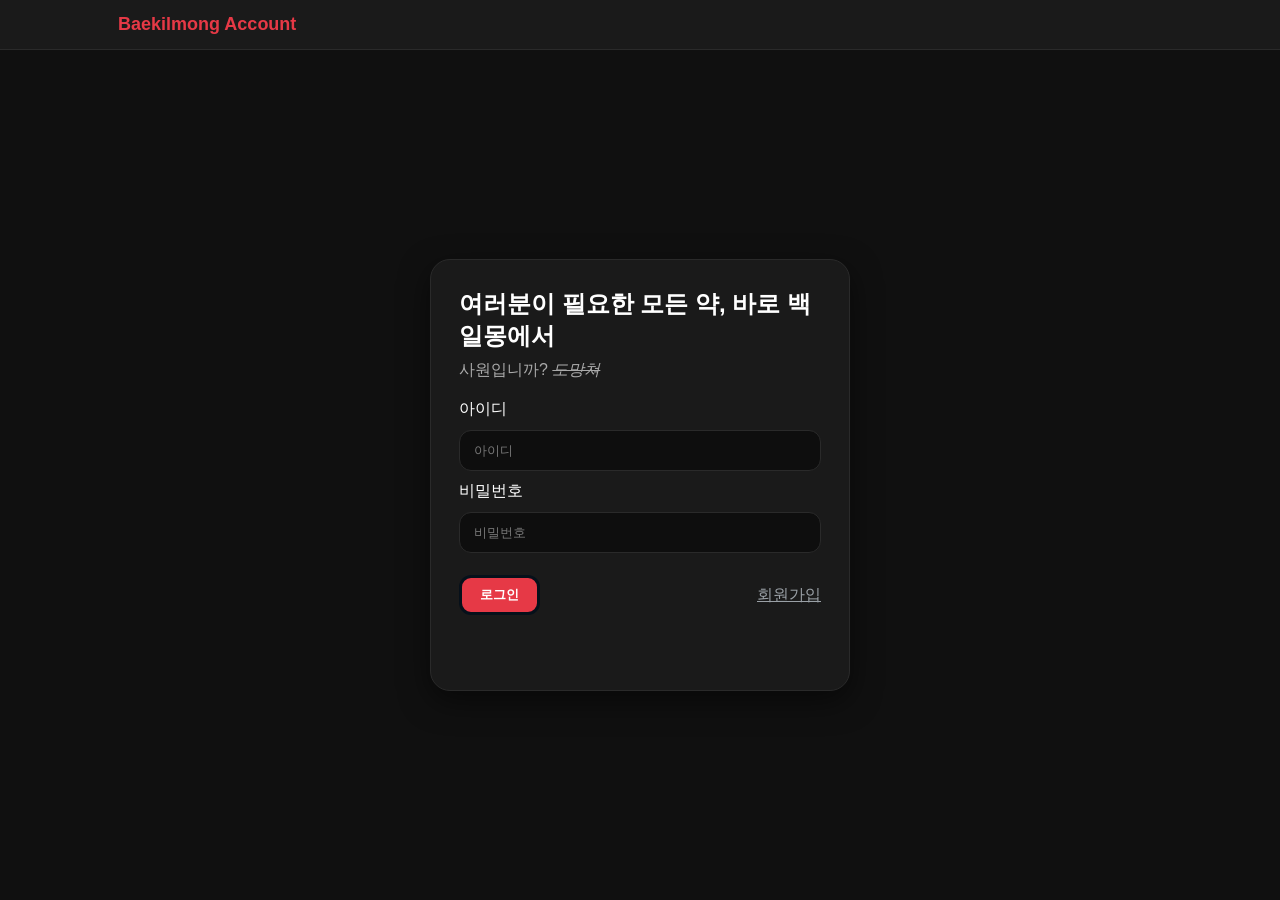
<file: index.html>
<!doctype html>
<html lang="ko">
<head>
  <meta charset="utf-8" />
  <title>Backilmong</title>
  <meta http-equiv="Cache-Control" content="no-cache, no-store, must-revalidate" />
  <meta http-equiv="Pragma" content="no-cache" />
  <meta http-equiv="Expires" content="0" />
  <script>
    // 즉시, 히스토리에 남기지 않고 이동
    location.replace('Baekilmong.html');
  </script>
  <noscript>
    <meta http-equiv="refresh" content="0; url=Baekilmong.html">
  </noscript>
</head>
<body></body>
</html>
</file>
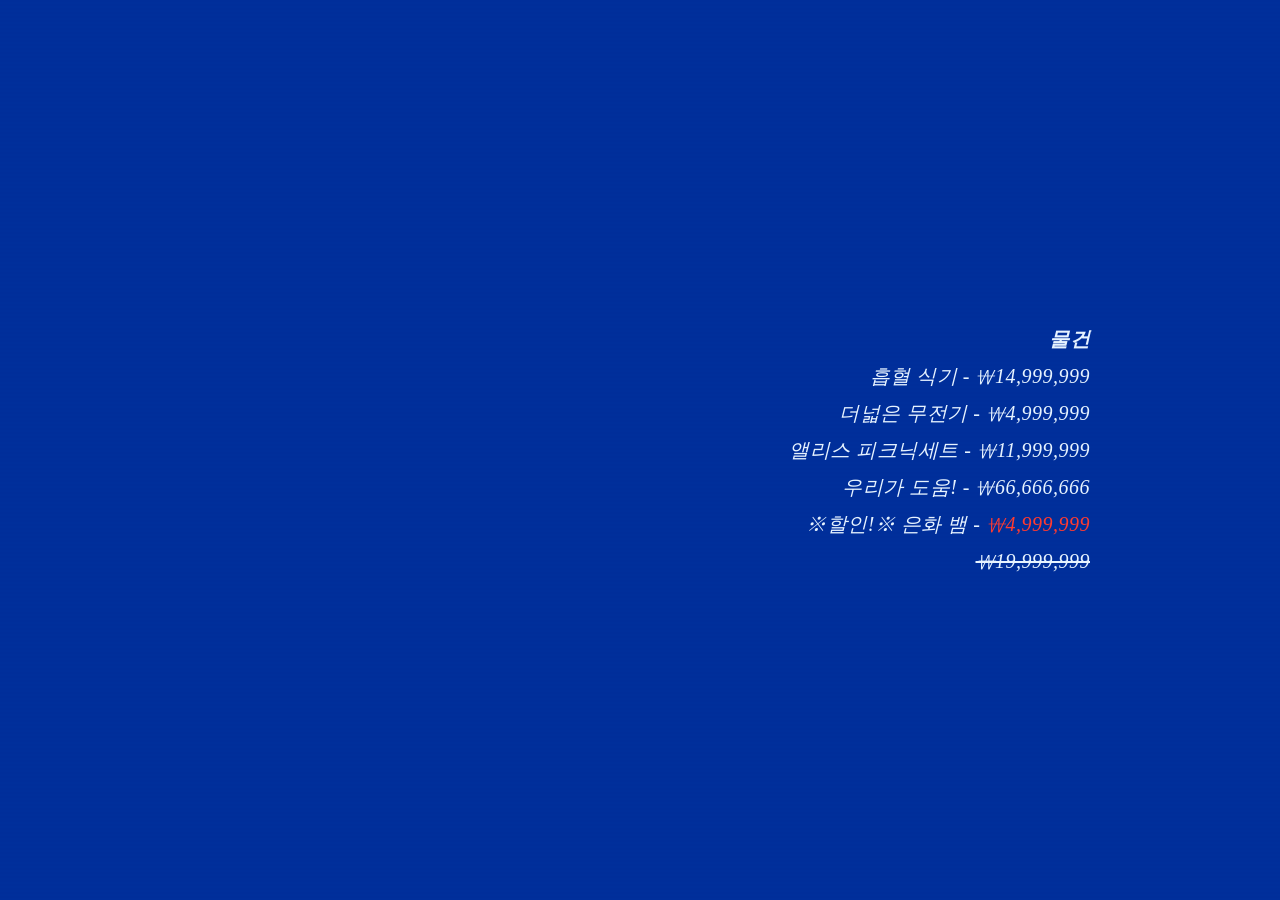
<file: _97Ax108Z69E65N110Q73H104O111P112_key.sys.html>
<!doctype html>
<html lang="ko">
<head>
<meta charset="utf-8" />
<meta name="viewport" content="width=device-width,initial-scale=1" />
<title>우%주 쇼+^핑몰</title>
<style>
  :root{
    --bg:#002e9a;
    --fg:#e6f3ff;
    --alert:#ff4d6d;
    --red:#ff3b30;
  }
  html,body{height:100%}
  body{
    margin:0;
    background:var(--bg);
    color:var(--fg);
    font:20px "BatangChe", "DotumChe", "Times New Roman", serif;
    letter-spacing: 0.5px;
    display:flex; align-items:center; justify-content:center;
    image-rendering:pixelated;
    overflow:hidden;
  }
  .wrap{
    width:min(900px,92vw);
    text-align:right;             /* ✅ 우측 정렬 유지 */
    padding:6vh 4vw;
  }
  em{font-style:italic;}
  .line{position:relative; margin:10px 0;}
  .title{font-weight:700;}
  .price-red{color:var(--red);}
  .strike{text-decoration:line-through;text-decoration-thickness:2px;}
  .line.sold em{text-decoration:line-through;text-decoration-thickness:2px;}
  .line.sold::before{
    content:"품절!";
    position:absolute;
    right: -60px;      /* ✅ 글자 바로 옆에 위치 */
    top: 0;
    color:var(--alert);
    font-weight:700;
  }

  /* 지지직 효과 */
  body.glitch{animation:tilt .2s ease-in-out 1 both,shake .7s steps(2,end) 1 both;}
  @keyframes tilt{0%{transform:skewX(0)}100%{transform:skewX(-2deg)}}
  @keyframes shake{0%{filter:hue-rotate(0)}100%{filter:hue-rotate(25deg)}}

  .noise::before,.noise::after{content:"";position:fixed;inset:0;pointer-events:none;}
  .noise::before{
    background:repeating-linear-gradient(0deg,rgba(255,255,255,.05)0,rgba(255,255,255,.05)1px,transparent 2px,transparent 4px);
    mix-blend-mode:overlay;opacity:.25;
  }
  .noise::after{
    background:linear-gradient(to right,rgba(255,255,255,.05),transparent 60%),repeating-linear-gradient(90deg,transparent 0,transparent 2px,rgba(255,255,255,.06)3px);
    opacity:0;animation:flick .7s steps(2,end) 1 forwards;
  }
  body.glitch .noise::after{opacity:1}
  @keyframes flick{0%{transform:translateX(0)}100%{transform:translateX(3px)}}
  @media(max-width:600px){body{font-size:18px}}
</style>
</head>
<body>
  <script>
  (function(){
    // 로그인 페이지에서 bgm_enabled가 true일 경우
    if (sessionStorage.getItem("bgm_enabled") === "1" && !window.__BGM_AUDIO__) {
      const audio = new Audio("assets/music.mp3");
      audio.loop = true;
      audio.volume = 0.4;

      // 이전 재생 위치 복원
      const last = Number(sessionStorage.getItem("bgm_time") || 0);
      if (isFinite(last) && last > 0) audio.currentTime = last;

      audio.play().then(()=>{
        console.log("🎧 메인 페이지에서 이어서 재생됨");
      }).catch(()=>{
        console.log("🔇 자동재생 차단됨 (사용자 상호작용 필요)");
      });

      // 진행도 계속 저장
      audio.addEventListener("timeupdate", ()=>{
        sessionStorage.setItem("bgm_time", audio.currentTime);
      });

      window.__BGM_AUDIO__ = audio;
    }
  })();
  </script> 

  <div class="wrap noise" id="wrap">

    <p class="line title"><em>물건</em></p>

    <p class="line"><em>흡혈 식기 - ₩14,999,999</em></p>
    <p class="line"><em>더넓은 무전기 - ₩4,999,999</em></p>
    <p class="line" id="item-alice"><em>앨리스 피크닉세트 - ₩11,999,999</em></p>
    <p class="line"><em>우리가 도움! - ₩66,666,666</em></p>
    <p class="line" id="item-silver"><em>※할인!※ 은화 뱀 - <span class="price-red">₩4,999,999</span></em></p>
    <p class="line"><em><span class="strike">₩19,999,999</span></em></p>

  </div>

<script>
document.addEventListener('click',()=>{
  document.body.classList.add('glitch');
  document.getElementById('item-alice')?.classList.add('sold');
  document.getElementById('item-silver')?.classList.add('sold');
},{once:true});
</script>
</body>
</html>
</file>
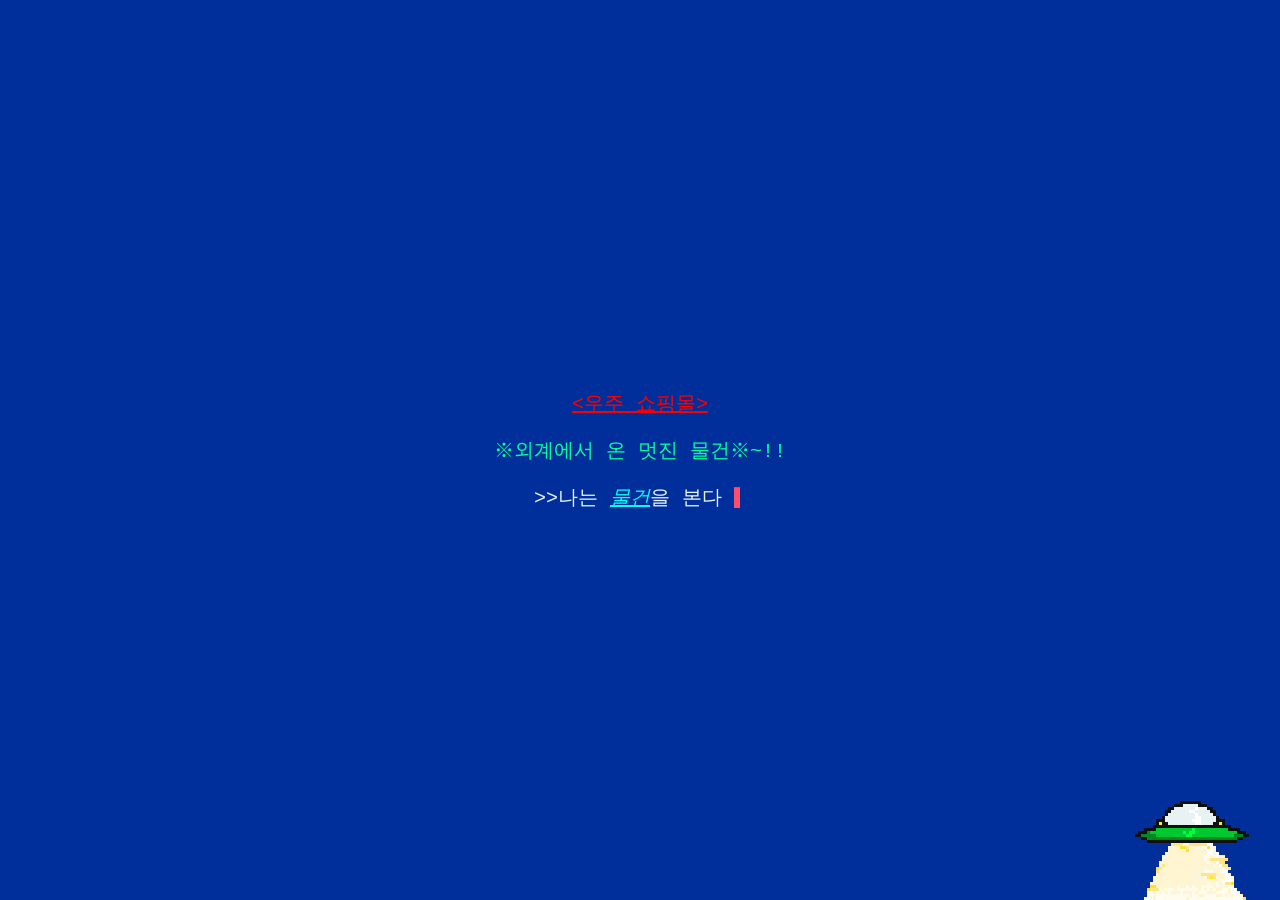
<file: a97-l108_i105-e101_n110.s115_h104-o111.p112.html>
<!doctype html>
<html lang="ko">
<head>
  <meta charset="utf-8" />
  <meta name="viewport" content="width=device-width,initial-scale=1" />
  <title>우^주 쇼+!핑몰</title>
  <style>
    body {
      margin: 0;
      background: #002e9a; /* 하이텔 파랑 */
      color: #e6f3ff;
      font: 20px "Lucida Console", "Consolas", "Courier New", monospace;
      display: flex;
      justify-content: center;
      align-items: center;
      height: 100vh;
      flex-direction: column;
      text-align: center;
      image-rendering: pixelated;
    }
    p {
      margin: 10px 0;
    }
    p:nth-child(1) {
      color: #ffe36b; /* 노란색 */
      font-size: 28px;
    }
    p:nth-child(2) {
      text-decoration: underline;
      color: #fc0000; /* 붉은색 */
    }
    p:nth-child(3) {
      color: #00ff99;
    }
    em {
      font-style: italic;
    }
    .blink {
      color: #ff4d6d;
      animation: blink 1s steps(2, start) infinite;
    }
    @keyframes blink {
      to { opacity: 0; }
    }

    .link {
    color: #00ffff;              /* 밝은 시안 */
    text-decoration: underline;
    font-style: italic;
    }
    .link:hover, .link:focus {
    color: #66ffff;              /* hover 시 더 밝게 */
    opacity: 1;
    }
    .corner-gif {
    position: fixed;
    right: 16px;   /* 화면 오른쪽 여백 */
    bottom: 0%;  /* 화면 아래 여백 */
    width: 150px;  /* 🔧 크기 조정 */
    height: auto;  /* 비율 유지 */
    z-index: 9999; /* 다른 요소 위에 표시 */
    image-rendering: pixelated; /* 도트 느낌 살리기 */
    }


  </style>
</head>
<body>
  <script>
  (function(){
    // 로그인 페이지에서 bgm_enabled가 true일 경우
    if (sessionStorage.getItem("bgm_enabled") === "1" && !window.__BGM_AUDIO__) {
      const audio = new Audio("assets/music.mp3");
      audio.loop = true;
      audio.volume = 0.4;

      // 이전 재생 위치 복원
      const last = Number(sessionStorage.getItem("bgm_time") || 0);
      if (isFinite(last) && last > 0) audio.currentTime = last;

      audio.play().then(()=>{
        console.log("🎧 메인 페이지에서 이어서 재생됨");
      }).catch(()=>{
        console.log("🔇 자동재생 차단됨 (사용자 상호작용 필요)");
      });

      // 진행도 계속 저장
      audio.addEventListener("timeupdate", ()=>{
        sessionStorage.setItem("bgm_time", audio.currentTime);
      });

      window.__BGM_AUDIO__ = audio;
    }
  })();
  </script> 

  <p>&lt;우주 쇼핑몰&gt;</p>
  <p>※외계에서 온 멋진 물건※~!!</p>
  <p>&gt;&gt;나는 <a class="link" href="_97Ax108Z69E65N110Q73H104O111P112_key.sys.html" target="_blank" rel="noopener"><em>물건</em></a>을 본다 <span class="blink">▌</span></p>
  <img src="assets/ufo.gif" alt="dancing alien" class="corner-gif">
</body>
</html>
</file>
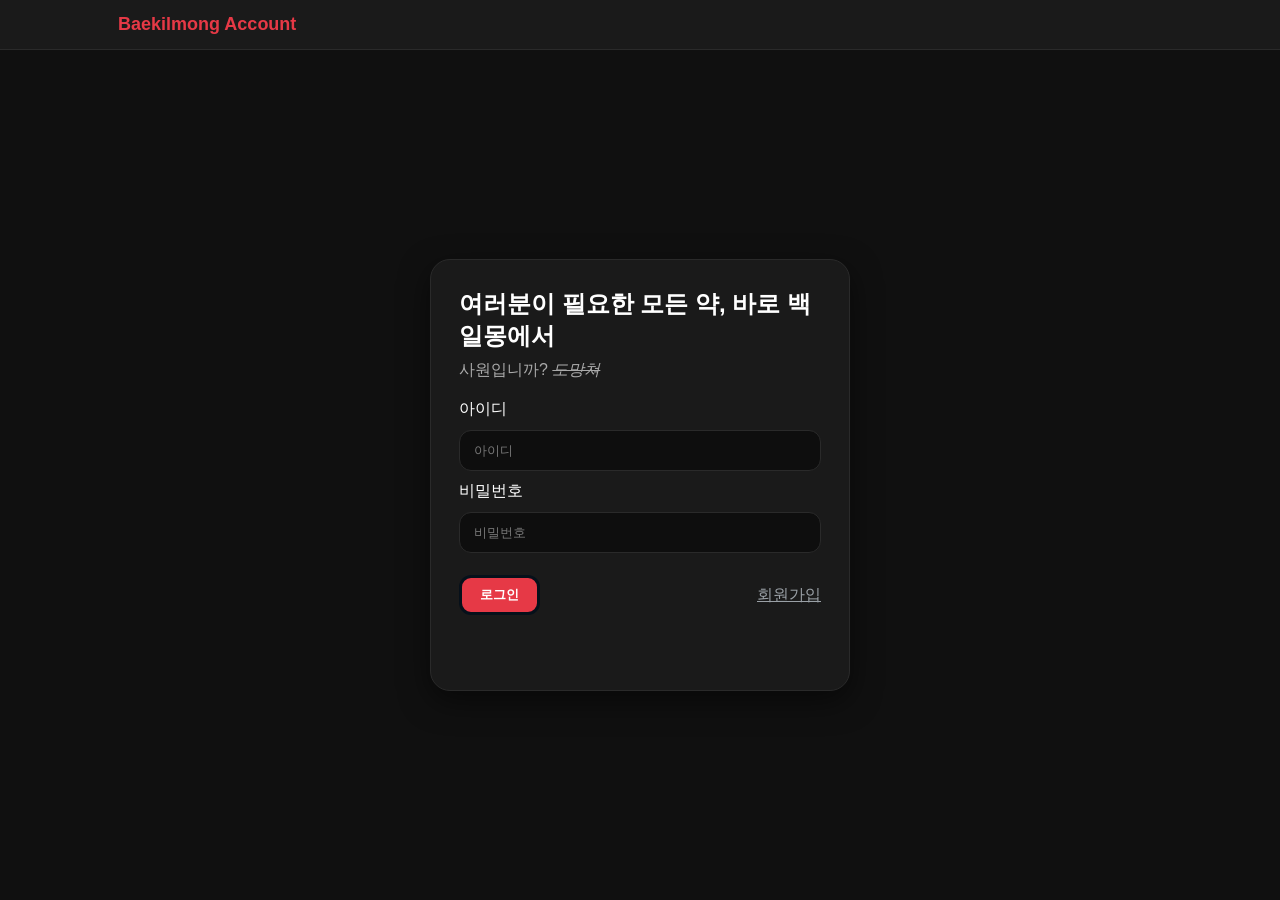
<file: Baekilmong.html>
<!doctype html>
<html lang="ko">
<head>
  <meta charset="utf-8" />
  <meta name="viewport" content="width=device-width,initial-scale=1" />
  <title>백일몽주식회사</title>
  <link rel="stylesheet" href="./styles.css" />
</head>
<body class="login-page">
  <audio id="bgm" src="assets/music.mp3" autoplay loop></audio>
  <script>
  (function(){
    // 로그인 페이지에서만 최초 재생
    if (!window.__BGM_LOADED__) {
     const audio = new Audio("assets/music.mp3");
     audio.loop = true;
     audio.volume = 0.4;

     // 볼륨 등 조정 가능
     window.__BGM_AUDIO__ = audio;
     window.__BGM_LOADED__ = true;

     // 사용자가 클릭(로그인 등) 시 재생 허용
     document.addEventListener("click", ()=>{
       audio.play().then(()=>{
         console.log("🎵 로그인 페이지 BGM 재생 시작");
         // 재생 상태 저장
         sessionStorage.setItem("bgm_enabled", "1");
         sessionStorage.setItem("bgm_time", audio.currentTime);
       }).catch(()=>{});
     });

     // 진행도 저장
     audio.addEventListener("timeupdate", ()=>{
       sessionStorage.setItem("bgm_time", audio.currentTime);
     });
    }
  })();
  </script>


  <style>
  #audio {
    display: none;
  }
  </style>


  <header class="login-header">
    <div class="login-header__inner">
      <strong class="brand">Baekilmong Account</strong>
    </div>
  </header>

  <main class="login-wrap" aria-labelledby="loginTitle">
    <section class="login-card">
      <h1 id="loginTitle" class="login-title">여러분이 필요한 모든 약, 바로 백일몽에서</h1>
      <p class="login-sub">사원입니까? <s><i>도망쳐</i></s></p>

      <label class="sr-only" for="username">아이디</label>
      <input id="username" type="text" placeholder="아이디" autocomplete="username" />

      <label class="sr-only" for="password">비밀번호</label>
      <input id="password" type="password" placeholder="비밀번호" autocomplete="current-password" />

      <div class="login-actions">
        <button class="btn primary" id="loginBtn" type="button">로그인</button>
        <button id="openSignupBtn" class="link-btn" type="button">회원가입</button>
      </div>

      <p id="loginError" class="error" role="alert" aria-live="polite"></p>
    </section>
  </main>

  <!-- ✅ 추가: 회원가입 팝업 -->
<div id="signupPop" class="cart-pop" aria-hidden="true">
  <div class="cart-pop__panel" role="dialog" aria-modal="true" aria-labelledby="signupTitle">
    <button id="closeSignup" class="cart-pop__close" aria-label="닫기">✕</button>
    <h3 id="signupTitle" class="cart-pop__title">회원가입</h3>

    <form id="signupForm" class="points__form" novalidate>
      <div>
        <label for="suName" class="points__label">이름</label>
        <input id="suName" name="name" placeholder="이름" autocomplete="name" required/>
      </div>
      <div>
        <label for="suId" class="points__label">아이디</label>
        <input id="suId" name="id" placeholder="아이디" autocomplete="username" required/>
      </div>
      <div>
        <label for="suPw" class="points__label">비밀번호</label>
        <input id="suPw" name="pw" type="password" placeholder="비밀번호" autocomplete="new-password" required/>
      </div>

      <div class="points__actions" style="margin-top:8px">
        <button id="signupSubmit" class="btn" type="submit">가입 완료</button>
        <button id="signupCancel" class="btn" type="button">취소</button>
        <span id="signupMsg" class="points__msg" aria-live="polite"></span>
      </div>
    </form>
  </div>
</div>


  <script type="module" src="./app.js"></script>
</body>
</html>
</file>
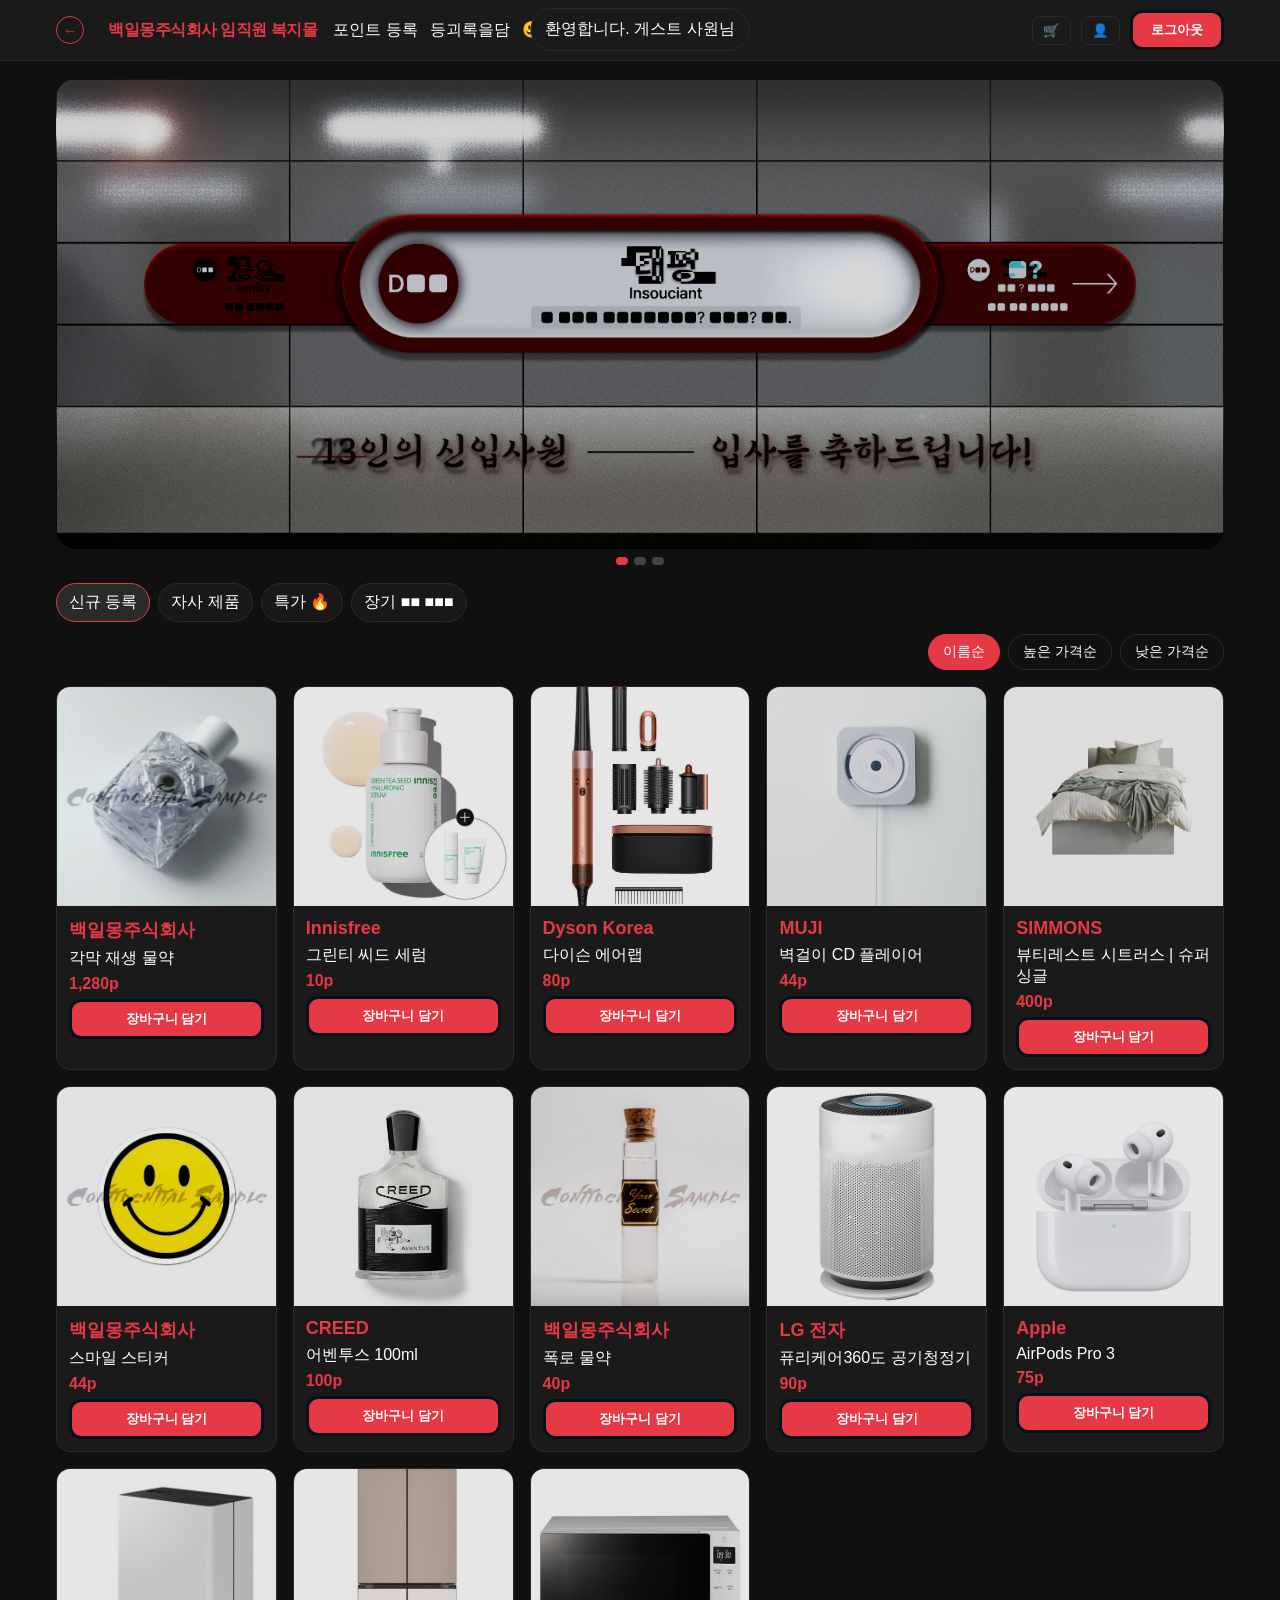
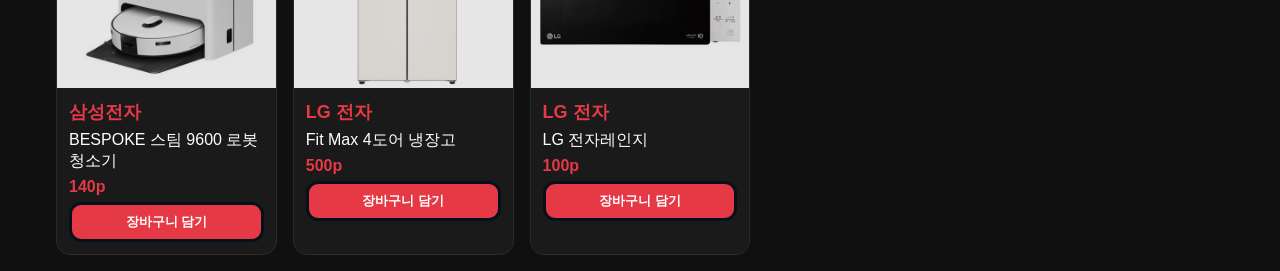
<file: main.html>
<!doctype html>
<html lang="ko">
<head>
  <meta charset="utf-8" />
  <meta name="viewport" content="width=device-width,initial-scale=1" />
  <title>백일몽주식회사 임직원 복지몰</title>
  <link rel="stylesheet" href="./styles.css" />
</head>
<body class="mall-page">
  <script>
  (function(){
    // 로그인 페이지에서 bgm_enabled가 true일 경우
    if (sessionStorage.getItem("bgm_enabled") === "1" && !window.__BGM_AUDIO__) {
      const audio = new Audio("assets/music.mp3");
      audio.loop = true;
      audio.volume = 0.4;

      // 이전 재생 위치 복원
      const last = Number(sessionStorage.getItem("bgm_time") || 0);
      if (isFinite(last) && last > 0) audio.currentTime = last;

      audio.play().then(()=>{
        console.log("🎧 메인 페이지에서 이어서 재생됨");
      }).catch(()=>{
        console.log("🔇 자동재생 차단됨 (사용자 상호작용 필요)");
      });

      // 진행도 계속 저장
      audio.addEventListener("timeupdate", ()=>{
        sessionStorage.setItem("bgm_time", audio.currentTime);
      });

      window.__BGM_AUDIO__ = audio;
    }
  })();
  </script>


  <!-- 헤더 -->
  <header class="mall-header">
    <div class="mall-header__inner">
      <button id="backBtn" class="back-btn" aria-label="뒤로가기">←</button>
      <a class="logo" href="#">백일몽주식회사 임직원 복지몰</a>
      <nav class="mall-gnb">
        <a href="#">포인트 등록</a><a href="#">등괴록을담</a>
        <a href="notes.html" id="memoLink">😃</a><a href="radio.html">안녕 교통정보</a><a href="tarot.html">양자택일</a>
      </nav>
      <div class="mall-quick">
        <button id="cartBtn" class="icon-btn" aria-label="장바구니">🛒</button>
        <button id="profileBtn" class="icon-btn" aria-label="내 계정">👤</button>
        <button id="signOutBtn" class="btn">로그아웃</button>
      </div>
    </div>
    <div id="cartPopup" class="cart-pop" aria-hidden="true">
      <div class="cart-pop__panel">
        <button id="closeCart" class="cart-pop__close" aria-label="닫기">✕</button>
        <h3 class="cart-pop__title">장바구니</h3>
        <ul id="cartList" class="cart-pop__list"></ul>
        <div class="cart-pop__total">합계: <strong><span id="cartTotal">0</span>p</strong></div>
     </div>
    </div>
    <div id="profilePopup" class="cart-pop" aria-hidden="true">
      <div class="cart-pop__panel">
        <button id="closeProfile" class="cart-pop__close" aria-label="닫기">✕</button>
        <h3 class="cart-pop__title">내 계정 정보</h3>
        <ul class="cart-pop__list">
          <li><span>이름</span><span id="profileName">이자헌</span></li>
          <li><span>직급</span><span id="profileRank">—</span></li>
          <li><span>부서</span><span id="profileDept">—</span></li>
          <li><span>소속</span><span id="profileTeam">—</span></li>
        </ul>
      </div>
    </div>
  </header>
<!-- ✅ 교체 -->
<div id="welcomeToast" class="toast" aria-live="polite" aria-hidden="true"></div>

  <!-- 히어로 배너 -->
  <section class="hero" aria-label="프로모션">
    <div class="hero__track" id="heroTrack">
      <a class="hero__slide" href="#" aria-label="프로모션1"><img src="assets/hero1.png" alt="" /></a>
      <a class="hero__slide" href="#" aria-label="프로모션2"><img src="assets/hero2.png" alt="" /></a>
      <a class="hero__slide" href="#" aria-label="프로모션3"><img src="assets/hero3.png" alt="" /></a>
    </div>
    <div class="hero__dots">
      <button class="dot is-active"></button>
      <button class="dot"></button>
      <button class="dot"></button>
    </div>
  </section>

  <!-- 혜택/카테고리 라인 -->
  <section class="benefit-line">
  <div class="pill active" data-filter="new">신규 등록</div>
  <div class="pill" data-filter="inhouse">자사 제품</div>
  <div class="pill" data-filter="best">특가 🔥</div>
  <div class="pill" data-filter="long">장기 ■■ ■■■</div>
</section>

  <section class="sort-bar">
  <button class="sort-btn" data-sort="name">이름순</button>
  <button class="sort-btn" data-sort="high">높은 가격순</button>
  <button class="sort-btn" data-sort="low">낮은 가격순</button>
</section>

  <!-- 상품 그리드 -->
  <main class="container" id="productRoot"></main>


<!-- ▼ 포인트 등록 화면 -------------------------------------------- -->
<section id="pointsSection" class="points hide" aria-labelledby="pointsTitle">
  <div class="container">
    <h2 id="pointsTitle" class="points__title">포인트 등록</h2>

    <!-- 등록 폼 -->
    <form id="pointsForm" class="points__form" novalidate>
      <!-- 등급 선택 -->
      <div>
        <label class="points__label">등급 선택</label>
        <div class="grade-group" role="group" aria-label="등급">
          <button type="button" class="grade-btn" data-grade="S">S</button>
          <button type="button" class="grade-btn" data-grade="A">A</button>
          <button type="button" class="grade-btn" data-grade="B">B</button>
          <button type="button" class="grade-btn" data-grade="C">C</button>
          <button type="button" class="grade-btn" data-grade="D">D</button>
          <button type="button" class="grade-btn" data-grade="E">E</button>
          <button type="button" class="grade-btn" data-grade="F">F</button>
        </div>
        <input type="hidden" id="gradeInput" name="grade" />
      </div>

      <!-- 이름 -->
      <div>
        <label for="regName" class="points__label">이름</label>
        <input id="regName" name="name" placeholder="이름을 입력하세요" autocomplete="name" />
      </div>

      <!-- 파일 -->
      <div>
        <label for="regFile" class="points__label">첨부 파일 (PDF만)</label>
        <input id="regFile" name="file" type="file" accept="application/pdf" />
        <p class="points__help">* PDF만 업로드 가능합니다.</p>
      </div>

      <!-- 완료 버튼 -->
      <div class="points__actions">
        <button id="pointsSubmit" class="btn">완료</button>
        <span id="pointsMsg" class="points__msg" aria-live="polite"></span>
      </div>
    </form>

    <!-- 게시판 스타일 리스트 (더미 10개 / 클릭 불가) -->
    <div class="points__board">
      <h3 class="points__subtitle">최근 등록 내역</h3>
      <ul class="points-list" aria-label="최근 등록 내역">
        <li>[F] 선택해줘</li>
        <li>[C] 이제 신부에게 키스하세요</li>
        <li>[D] 삐에로는 널 싫어해</li>
        <li>[B] 헝그리 행맨</li>
        <li>[D] 화요 퀴즈쇼</li>
        <li>[D] 심연교통공사에 어서오세요</li>
        <li>[D] 모르는 게 정답</li>
        <li>[A] Q■■rw-A-3■</li>
        <li>[F] 선택해줘</li>
        <li>[F] 선택해줘</li>
      </ul>
      <div id="pointsPager" class="points-pager"></div>
    </div>
  </div>

  <!-- 하단 우측: 지급 포인트 버튼 -->
  <button id="openPointTable" class="points-fab" aria-haspopup="dialog" aria-controls="pointTablePop">지급 포인트</button>

  <!-- 지급 포인트 팝업 -->
  <div id="pointTablePop" class="points-pop" role="dialog" aria-modal="true" aria-labelledby="pointPopTitle">
    <div class="points-pop__panel">
      <h4 id="pointPopTitle" class="points-pop__title">등급별 지급 포인트</h4>
      <ul class="points-pop__list">
        <li><b>F등급</b> : 100p</li>
        <li><b>D등급</b> : 1,000p</li>
        <li><b>C등급</b> : 2,500p</li>
        <li><b>B등급</b> : 10,000p</li>
        <li><b>A등급</b> : 100,000p</li>
        <li><b>S등급</b> : 별도 심사</li>
      </ul>
      <button id="closePointTable" class="points-pop__close">닫기</button>
    </div>
    <div class="points-pop__backdrop"></div>
  </div>
</section>
<!-- ▲ 포인트 등록 화면 -------------------------------------------- -->



<img id="edgeAd" class="edge-ad" src="assets/ad.gif" alt="프로모션" />

<div id="edgeBubble" class="edge-bubble" role="button" tabindex="0" aria-label="프로모션 안내 팝업">
  <div class="edge-bubble__inner">
    <u><em>1주년 감사 할인 중! ~80%</em></u><br/>
    <u><em>직장이 지루한가요? &gt;&gt;클릭</em></u><br/>
    <u><em>더 강해지고 싶나요? &gt;&gt;클릭</em></u><br/>
    <u><em>멋진 물건을 가지고 싶나요? &gt;&gt;클릭</em></u>
  </div>
</div>

  <!-- 장기 혜택 안내 팝업 -->
<div id="longPopup" class="notice-pop" aria-hidden="true">
  <div class="notice-pop__backdrop" data-close></div>
  <div class="notice-pop__panel" role="dialog" aria-modal="true" aria-labelledby="longPopTitle">
    <button class="notice-pop__close" aria-label="닫기" data-close>✕</button>
    <h2 id="longPopTitle" class="notice-pop__title">허용된 접근 방식이 아닙니다.</h2>
    <p class="notice-pop__body">
      장기 ■?■ ■■■는 접근할 수 없습니다. 근무지로 돌아가세요.
    </p>
    <button class="btn" data-close>확인</button>
  </div>
</div>

<!-- 페이지 전환 오버레이 -->
<div id="warpOverlay" class="warp" aria-hidden="true">
  <!-- 대충 복지몰처럼 보이는 가짜 UI (깨지기 전 0.3초 동안만 보임) -->
  <div class="warp-ui">
    <div class="fake-header">
      <span class="dot"></span><span class="dot"></span><span class="dot"></span>
      <strong>ALIENSHOP</strong>
    </div>
    <div class="fake-grid">
      <div class="fake-card"></div><div class="fake-card"></div><div class="fake-card"></div><div class="fake-card"></div>
      <div class="fake-card"></div><div class="fake-card"></div><div class="fake-card"></div><div class="fake-card"></div>
    </div>
  </div>

  <!-- 깨지는 조각들 -->
  <div class="slices">
    <span></span><span></span><span></span><span></span><span></span><span></span>
    <span></span><span></span><span></span><span></span><span></span><span></span>
  </div>
</div>


<!-- 등괴록을담 전환 오버레이 -->
<div id="redirOverlay" class="redir" aria-hidden="true">
  <div class="scan"></div>

  <!-- 작은 에러창들이 들어갈 컨테이너 -->
  <div class="err-stack" id="errStack"></div>

  <!-- 중앙 에러창 -->
  <div class="err-modal" role="dialog" aria-modal="true" aria-labelledby="redirTitle">
    <div class="err-titlebar">
      <span class="led"></span>
      <span id="redirTitle">ERROR</span>
      <button class="x">✕</button>
    </div>
    <div class="err-body">
      <p>알? 수 없는 <em>접■ 방식</em>입니다</p>
    </div>
    <div class="err-actions">
      <button id="redirOK" class="btn like-ok">예.</button>
      <button id="redirNo" class="btn like-no">■■■</button>
    </div>
  </div>

  <!-- 환영 화면 -->
  <div class="welcome" id="redirWelcome" aria-hidden="true">
    <div class="welcome-inner">
      <div>어서오세요</div>
      <div><em></em>님!</div>
    </div>
  </div>
</div>
<script src="./app.js"></script>
</body>
</html>
</file>
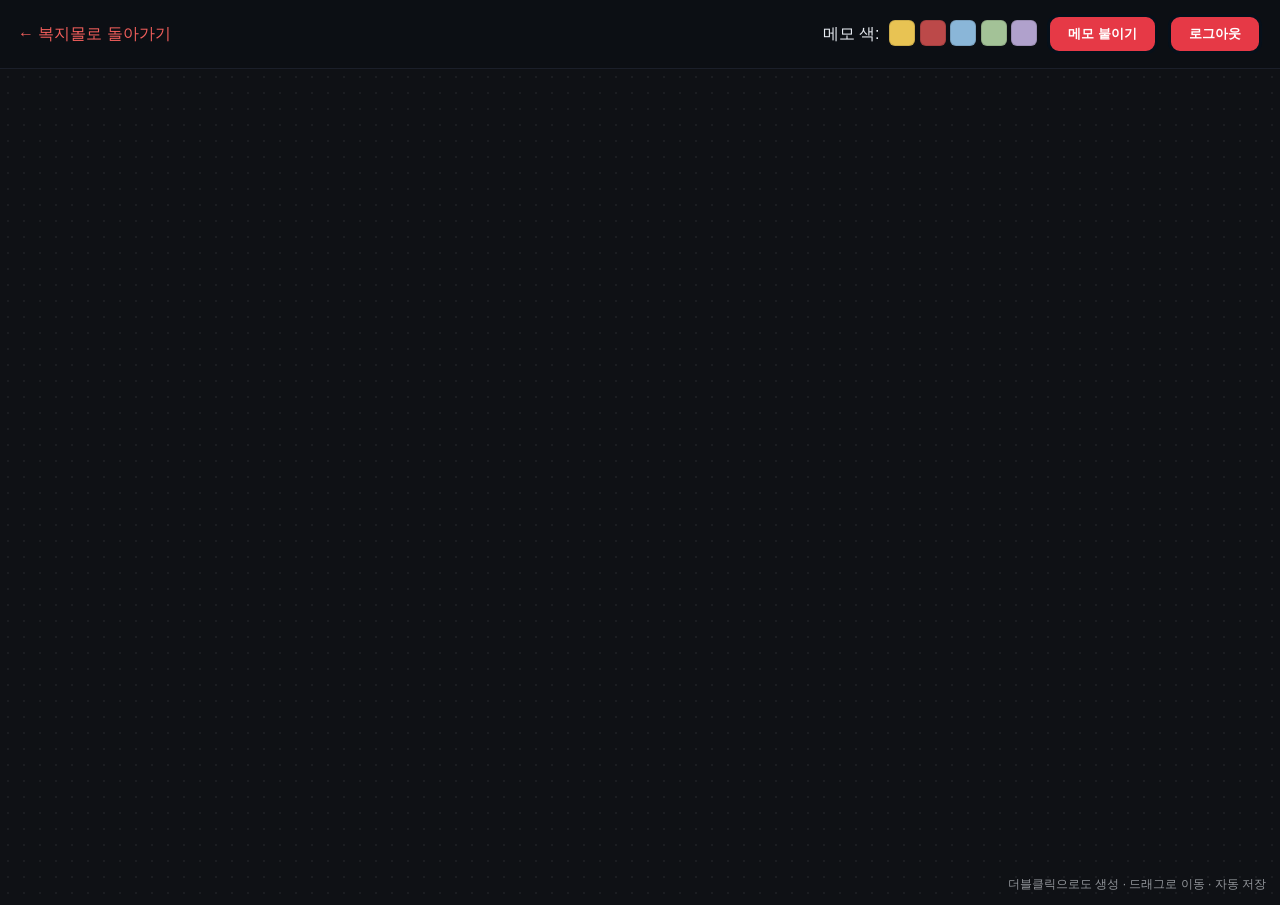
<file: notes.html>
<!doctype html>
<html lang="ko">
<head>
  <meta charset="utf-8" />
  <meta name="viewport" content="width=device-width,initial-scale=1" />
  <title>메모 보드 | 백일몽주식회사</title>
  <link rel="stylesheet" href="./styles.css" />
  <style>
    :root{
      --paper-yellow:#e8c353;
      --paper-pink:#bc4949;
      --paper-blue:#8ab6d8;
      --paper-green:#a3c297;
      --paper-lilac:#b0a1cc;
      --board-bg:#0f1115;
      --ink:#0b0e14;
    }
    body{ background:var(--board-bg); color:#e9edf3; }
    .nb-top{display:flex;justify-content:space-between;align-items:center;padding:14px 18px;border-bottom:1px solid #1b1f2a;background:#0c0f14}
    .nb-top a{color:#f25f5c;text-decoration:none}
    .nb-tools{display:flex;align-items:center;gap:10px}
    .palette button{
      width:26px;height:26px;border-radius:6px;border:1px solid #00000020;cursor:pointer;
    }
    .palette .is-active{outline:2px solid #fff}
    .nb-board{
      position:relative; height: calc(100vh - 64px);
      background-image: radial-gradient(#ffffff0d 1px, transparent 1px);
      background-size: 16px 16px; overflow:hidden;
    }
    .note{
      position:absolute; width:400px; min-height:140px; padding:12px 12px 28px 12px;
      resize: horizontal;             /* ⬅️ 오른쪽 하단에 기본 리사이즈 핸들 생김 */
      overflow: hidden;               /* 내용 넘침 숨김 */
      min-width: 200px;
      max-width: 720px;               /* 원하는 상한선 조절 */
      border-radius:10px; box-shadow:0 12px 30px #00000055;
      border:1px solid #00000025; cursor:grab;
    }
    .note:active{ cursor:grabbing; }
    .note textarea{
      width:100%; height:auto; min-height:96px; border:none; background:transparent;
      resize:horizontal;  /* ⬅️ 가로만 핸들로 조절 */
      overflow:hidden;    /* ⬅️ 스크롤 대신 높이 자동 증가 */
      outline:none; color:#111; font: 15px/1.4 "Pretendard", system-ui, -apple-system, Segoe UI, Roboto;
    }
    .note .meta{
      position:absolute; left:10px; bottom:6px; font-size:11px; opacity:.55; color:#111;
    }
    .note .del{
      position:absolute; right:8px; top:6px; border:none; background:#00000025; color:#111; 
      border-radius:6px; padding:4px 6px; font-size:11px; cursor:pointer; display:none;
    }
    .note.mod .del{ display:inline-block; }
    .paper-yellow{ background:var(--paper-yellow); }
    .paper-pink{   background:var(--paper-pink); }
    .paper-blue{   background:var(--paper-blue); }
    .paper-green{  background:var(--paper-green); }
    .paper-lilac{  background:var(--paper-lilac); }
    .nb-hint{position:absolute; right:14px; bottom:12px; opacity:.6; font-size:12px}

    /* === 4:44 이스터에그 오버레이 === */
    .omen{
     position: fixed; inset: 0;
     display: none; /* 기본 숨김 */
     z-index: 99999;
     pointer-events: none;
    }
    .omen.show{ display:block; }

    /* 배경 사진(팍! 뜸) */
    .omen-img{
     position:absolute; inset:0; width:100%; height:100%;
     object-fit: cover; opacity:0; filter: saturate(1.6) contrast(1.2);
     animation: omen-flash 900ms ease forwards; /* 0~0.9s */
    }
    @keyframes omen-flash{
     0%{ opacity:0; transform: scale(1.08); }
     10%{ opacity:1; transform: scale(1.0); }
     90%{ opacity:.85; }
     100%{ opacity:.0; }
    }

    /* 붉은 지지직 레이어 */
    .omen-noise{
       position:absolute; inset:0; mix-blend-mode: screen;
       background:
         repeating-linear-gradient(0deg, rgba(255,0,0,.22) 0 2px, transparent 2px 4px),
         radial-gradient(ellipse at center, rgba(255,40,40,.18), rgba(255,0,0,.02) 60%);
       opacity:0; animation: omen-noise 1600ms ease 200ms forwards; /* 0.2~1.8s */
    }
    @keyframes omen-noise{
       0%{ opacity:0; }
       30%{ opacity:.8; }
       80%{ opacity:.25; }
       100%{ opacity:0; }
    }

    /* 검은 화면 페이드 인 */
    .omen-black{
       position:absolute; inset:0; background:#000;
       opacity:0; animation: omen-black 1800ms ease 800ms forwards; /* 0.8~2.6s */
    }
    @keyframes omen-black{
       0%{ opacity:0; }
       100%{ opacity:1; }
    }

    /* 화면 가득 빨간 ㅋㅋㅋㅋ 타이핑 */
    .omen-kk{
       position:absolute; inset:0;
       color:#ff2b2b; font-weight:900;
       font-size: min(9vw, 140px); line-height:1.05;
       display:flex; align-items:center; justify-content:center;
       text-shadow:0 0 16px rgba(255,0,0,.45);
       opacity:0; transition:opacity .2s ease;
       padding:3vw; text-align:center; word-break:break-all; white-space:pre-wrap;
    }
    .omen-kk.show{ opacity:1; }

  </style>


</head>
<body>
  <script>
  (function(){
    // 로그인 페이지에서 bgm_enabled가 true일 경우
    if (sessionStorage.getItem("bgm_enabled") === "1" && !window.__BGM_AUDIO__) {
      const audio = new Audio("assets/music.mp3");
      audio.loop = true;
      audio.volume = 0.4;

      // 이전 재생 위치 복원
      const last = Number(sessionStorage.getItem("bgm_time") || 0);
      if (isFinite(last) && last > 0) audio.currentTime = last;

      audio.play().then(()=>{
        console.log("🎧 메인 페이지에서 이어서 재생됨");
      }).catch(()=>{
        console.log("🔇 자동재생 차단됨 (사용자 상호작용 필요)");
      });

      // 진행도 계속 저장
      audio.addEventListener("timeupdate", ()=>{
        sessionStorage.setItem("bgm_time", audio.currentTime);
      });

      window.__BGM_AUDIO__ = audio;
    }
  })();
  </script>
  
  <header class="nb-top">
    <a href="main.html">← 복지몰로 돌아가기</a>
    <div class="nb-tools">
      <span>메모 색:</span>
      <div class="palette" id="palette">
        <button data-color="paper-yellow" style="background:var(--paper-yellow)"></button>
        <button data-color="paper-pink"   style="background:var(--paper-pink)"></button>
        <button data-color="paper-blue"   style="background:var(--paper-blue)"></button>
        <button data-color="paper-green"  style="background:var(--paper-green)"></button>
        <button data-color="paper-lilac"  style="background:var(--paper-lilac)"></button>
      </div>
      <button id="addNoteBtn" class="btn">메모 붙이기</button>
      <button id="signOutBtn" class="btn">로그아웃</button>
    </div>
  </header>

  <main class="nb-board" id="board" aria-label="자유 메모 보드" style="touch-action:none">
    <div class="nb-hint">더블클릭으로도 생성 · 드래그로 이동 · 자동 저장</div>
  </main>

    <!-- 4:44 이스터에그 오버레이 -->
   <div id="omenOverlay" class="omen" aria-hidden="true">
     <img id="omenImg" class="omen-img" src="assets/omen.jpg" alt="" />
     <div class="omen-noise"></div>
     <div class="omen-black"></div>
     <div id="omenText" class="omen-kk"></div>
    </div>


  <!-- Supabase 모듈 -->
  <script type="module" src="./notes.js"></script>
</body>
</html>
</file>
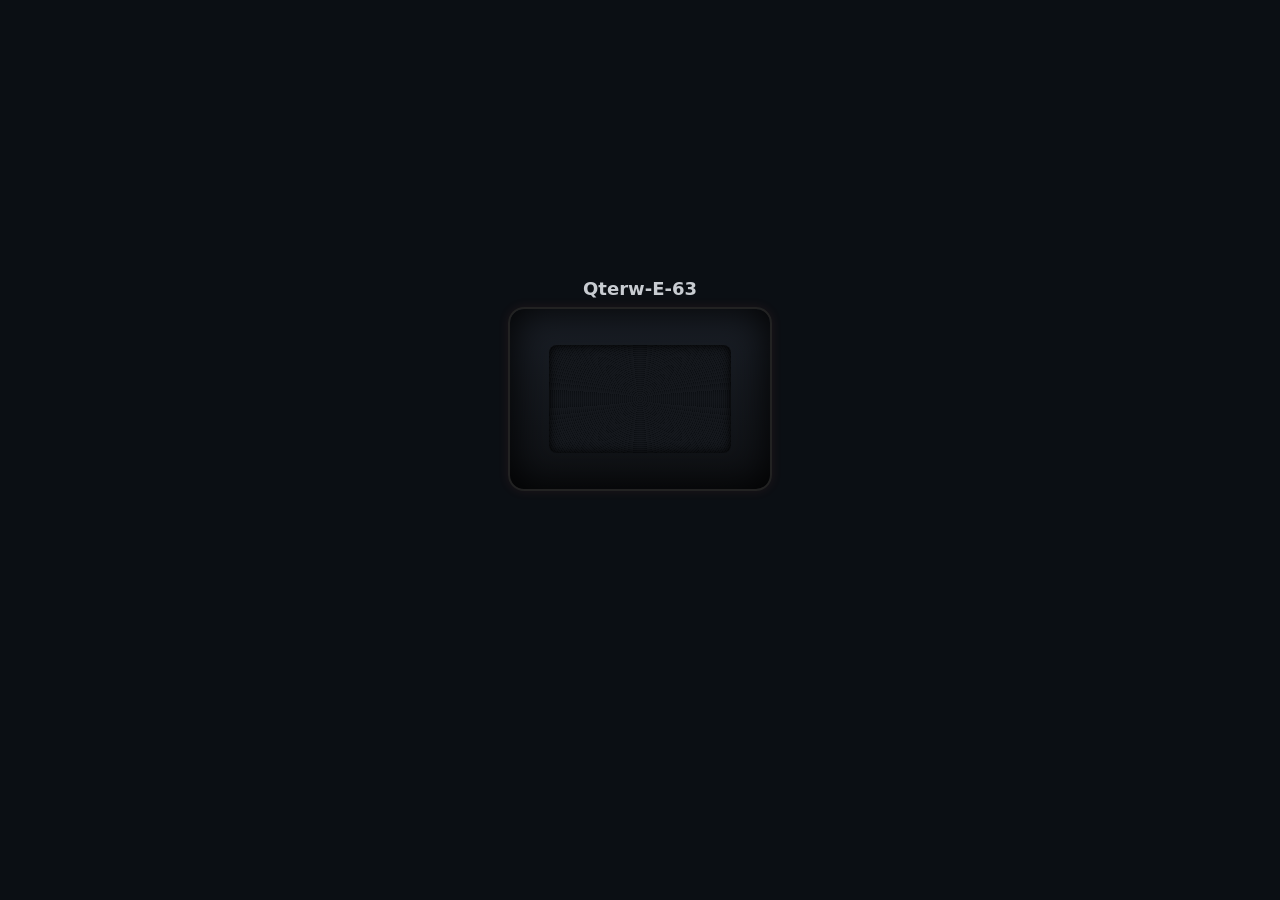
<file: radio.html>
<!doctype html>
<html lang="ko">
<head>
<meta charset="utf-8"/>
<meta name="viewport" content="width=device-width,initial-scale=1"/>
<title>Qterw-E-63 | 안녕 교통정보</title>
<style>
:root {
  --bg:#0b0f14;
  --ink:#e9edf3;
  --accent:#ff5e57;
}
body {
  background:var(--bg);
  color:var(--ink);
  font-family:"Pretendard",system-ui,sans-serif;
  margin:0;
  height:100vh;
  display:flex;
  align-items:center;
  justify-content:center;
  flex-direction:column;
}
.radio {
  width:260px; height:180px;
  border:2px solid #222;
  border-radius:16px;
  background:linear-gradient(#1a1f27,#0e1013);
  box-shadow:0 0 40px #000 inset,0 0 12px #ff5e5715;
  position:relative;
  cursor:pointer;
  display:flex;align-items:center;justify-content:center;
  transition:all .3s ease;
}
.radio:hover {
  box-shadow:0 0 40px #ff5e5720 inset,0 0 20px #ff5e5730;
}
.radio::before {
  content:"";
  position:absolute;inset:0;
  background:url('https://upload.wikimedia.org/wikipedia/commons/2/25/CRT_static.gif');
  opacity:0;pointer-events:none;
  transition:opacity .3s ease;
}
.radio.active::before { opacity:.25; }

.speaker {
  width:70%;height:60%;
  border-radius:8px;
  background:repeating-radial-gradient(circle at center,#15181d 0 1px,#0b0e12 2px);
  box-shadow:inset 0 0 10px #000;
}

.screen {
  margin-top:30px;
  width:80%;max-width:500px;
  min-height:80px;
  background:#10141a;
  border:1px solid #1d222b;
  border-radius:10px;
  padding:16px;
  font-size:14px;
  line-height:1.6;
  box-shadow:0 0 12px #000 inset;
  text-align:center;
  white-space:pre-wrap;
  opacity:0;
  transition:opacity .6s ease;
}
.screen.show { opacity:1; }

h1 {
  font-size:18px;
  font-weight:600;
  margin-bottom:8px;
  opacity:.85;
}
.code {font-size:12px;opacity:.5;margin-top:8px;}

/* 붉은 경고 연출 */
.glitch {
  position:absolute;
  inset:0;
  background:url('https://upload.wikimedia.org/wikipedia/commons/2/25/CRT_static.gif');
  mix-blend-mode:screen;
  opacity:0.6;
  pointer-events:none;
  animation:glow .08s infinite alternate;
  border-radius:inherit;
}
@keyframes glow {
  from { filter:hue-rotate(0deg) brightness(1); }
  to { filter:hue-rotate(45deg) brightness(2); }
}

/* 붉은 텍스트 등장 */
.screen.alert {
  color:#ff4b4b;
  font-weight:700;
  text-shadow:0 0 8px #ff0000aa;
  font-size:22px;
  letter-spacing:3px;
}

/* 라디오 녹아내림 */
@keyframes melt {
  0% { transform:scale(1) rotate(0deg); opacity:1; filter:none; }
  40% { transform:scale(1.05) skewY(3deg); filter:hue-rotate(20deg) brightness(1.5); }
  100% { transform:translateY(120px) scaleX(1.2) scaleY(0.1); opacity:0; filter:blur(8px) brightness(0.2); }
}
.radio.melting {
  animation:melt 2.2s ease-in forwards;
}
</style>
</head>
<body>
    <script>
  (function(){
    // 로그인 페이지에서 bgm_enabled가 true일 경우
    if (sessionStorage.getItem("bgm_enabled") === "1" && !window.__BGM_AUDIO__) {
      const audio = new Audio("assets/music.mp3");
      audio.loop = true;
      audio.volume = 0.4;

      // 이전 재생 위치 복원
      const last = Number(sessionStorage.getItem("bgm_time") || 0);
      if (isFinite(last) && last > 0) audio.currentTime = last;

      audio.play().then(()=>{
        console.log("🎧 메인 페이지에서 이어서 재생됨");
      }).catch(()=>{
        console.log("🔇 자동재생 차단됨 (사용자 상호작용 필요)");
      });

      // 진행도 계속 저장
      audio.addEventListener("timeupdate", ()=>{
        sessionStorage.setItem("bgm_time", audio.currentTime);
      });

      window.__BGM_AUDIO__ = audio;
    }
  })();
  </script> 

  <h1>Qterw-E-63</h1>
  <div class="radio" id="radio">
    <div class="speaker"></div>
  </div>
  <div class="screen" id="screen"></div>

<script>
const normal = [
  "맑고 쾌청한 오늘의 날씨처럼 도로는 한산하네요. 다만 오후부터 비가 내리겠습니다.",
  "강북 지역은 비교적 원활하지만, 강남 방면은 정체가 이어지고 있습니다.",
  "한강 이남 구간 교통량이 다소 늘고 있습니다. 안전거리 유지하시기 바랍니다.",
  "출근길 혼잡은 다소 줄어들었지만, 신호등 고장으로 일부 구간이 정체 중입니다.",
  "기온이 낮아 노면이 얼어 있습니다. 브레이크는 평소보다 부드럽게 밟으세요.",
  "도심을 벗어난 국도엔 안개가 자욱합니다. 시야 확보에 주의하세요.",
  "서울 전역 도로는 평소보다 고요합니다. 마치 아무도 이동하지 않는 듯하네요.",
  "서부간선도로, 차량이 거의 보이지 않습니다. 이상하게도요.",
  "이상 기류로 인해 신호체계가 잠시 오류를 일으켰습니다. 기다려 보세요.",
  "도로 위엔 평소보다 새소리가 크게 들립니다. 누군가 창문을 연 모양이군요.",
  "맑은 하늘 아래 도로가 유난히 반짝입니다. 운전석 유리에 반사된 빛이 조금 따갑네요.",
  "한낮의 열기로 아스팔트가 출렁입니다. 마치 그 아래에 무언가가 숨 쉬는 듯합니다.",
  "초여름 더위로 냉방을 켠 차량이 늘었습니다. 하지만 창문을 닫아도, 이상하게 바람 소리가 들립니다.",
  "이른 아침 안개가 짙게 깔렸습니다. 헤드라이트가 전부 켜져 있는데도, 앞차가 잘 보이지 않습니다.",
  "남쪽 하늘엔 먹구름이 몰려옵니다. 빗방울이 창문을 두드리기 시작했어요… 규칙적으로, 너무 규칙적으로요.",
  "서늘한 바람이 분다고 합니다. 방금 창문 사이로 지나간 그 바람이, 이름을 속삭였던 것 같습니다.",
  "갑작스러운 폭우로 시야 확보가 어렵습니다. 하지만 도로 위엔 차가 없습니다. 빗소리만 남아 있네요.",
  "북서풍이 강하게 불며 낙엽이 도로를 덮고 있습니다. 바람결마다 사람 목소리 같은 잔향이 섞여 있습니다.",
  "한강교 위는 바람이 거셉니다. 차창을 닫고 라디오 볼륨을 높이세요. 혹은… 지금 끄세요.",
  "기온이 급격히 떨어지며 서리가 내렸습니다. 차창 위엔 ‘다녀오셨나요?’라는 문구가 쓰여 있네요.",
  "이상하게도 오늘은 하늘색이 어제와 다릅니다. 회색과 붉은빛이 뒤섞였다고 리포터가 전했습니다.",
  "황사 경보가 내려졌습니다. 하지만 먼지는 금빛으로 반짝입니다. 누군가 뿌린 듯 고르게요.",
  "남부 지역엔 천둥이 치고 있습니다. 라디오 전파가 불안정하니 방송이 끊기면 그대로 기다리세요.",
  "폭풍 경보와 함께 일부 구간이 통제되었습니다. 통제선 밖에서 누군가 손을 흔들고 있습니다.",
  "기압이 낮아져 모든 신호등이 느리게 깜빡이고 있습니다. 누가 리모컨으로 시간을 조절하는 것 같습니다.",
  "늦은 밤, 눈이 내리기 시작했습니다. 고요한 도로 위로 흰 그림자가 몇 개 떠다닙니다.",
  "이상기온으로 인해 일부 구간의 온도가 섭씨 영하 15도까지 떨어졌습니다. 라디오 주파수가 서늘해집니다.",
  "소나기가 내린 후 도로가 반사광으로 뒤덮였습니다. 반사되는 건 빛뿐만이 아닌 것 같습니다.",
  "구름이 낮게 깔리며 도시 전체가 덮였습니다. 높이 있는 빌딩 옥상엔, 누군가 서 있는 게 보입니다.",
  "달이 유난히 밝은 밤입니다. 가로등이 모두 꺼졌는데도 길이 잘 보입니다. 이유는 묻지 마세요.",
  "햇빛이 강해 운전자의 그림자가 두 겹으로 늘어집니다. 어느 쪽이 당신일까요?",
  "온도계가 이상합니다. 도로 위 온도는 27도, 차량 내부는 27도, 라디오 주파수도 27입니다.",
  "비가 멈췄습니다. 하지만 유리창에 맺힌 물방울은 여전히 아래로 흐르지 않습니다.",
  "지금 하늘엔 비가 내리지 않는데, 라디오 전파에 ‘빗소리’가 섞여 들어오고 있습니다.",
  "구름 사이로 붉은 빛이 번집니다. 해가 진 건지, 무언가가 떠오른 건지 확실치 않습니다."
];
const warning = [
  "오늘은 우연히 만나는 사람의 말을 조심하세요. 작은 농담이 오해로 번질 수 있습니다.",
  "비가 오는 날엔 차뿐 아니라 사람의 마음도 미끄럽습니다. 발을 디딜 곳을 확인하세요.",
  "무심코 돌아본 창문 속에 당신이 아닌 누군가가 서 있을지도 모릅니다.",
  "오늘은 신호를 두 번 기다리세요. 첫 번째는 당신을 위한 게 아닙니다.",
  "서두르지 마세요. 당신의 도착지는 여전히 그 자리에 있습니다.",
  "지하도로 진입 전, 거울을 확인하세요. 돌아오는 출구가 하나 줄었을지도 모릅니다.",
  "출근길의 정체는 피할 수 있습니다. 하지만 퇴근길의 정체는 피할 수 없을 겁니다.",
  "교차로에서 낯선 음악이 들린다면, 브레이크를 밟지 마세요. 그건 멈추라는 신호가 아닙니다.",
  "오늘은 라디오를 끄는 게 좋겠습니다. 이 방송은 당신에게만 송출되고 있으니까요."
];

const screen = document.getElementById("screen");
const radio = document.getElementById("radio");
let clickCount = 0;

function randomPick() {
  const roll = Math.random();
  if (roll < 0.15) {
    const msg = warning[Math.floor(Math.random() * warning.length)];
    return `안녕하세요! 생생 교통예보입니다.\n현재 서울시의 출근길 도로 상황은...\n\n${msg}`;
  } else {
    const msg = normal[Math.floor(Math.random() * normal.length)];
    return `안녕하세요! 생생 교통예보입니다.\n현재 서울시의 출근길 도로 상황은...\n\n${msg}`;
  }
}

function playNoise(){
  const ctx = new (window.AudioContext || window.webkitAudioContext)();
  const buffer = ctx.createBuffer(1, ctx.sampleRate * 1.2, ctx.sampleRate);
  const data = buffer.getChannelData(0);
  for (let i=0;i<data.length;i++) data[i] = Math.random()*2-1;
  const noise = ctx.createBufferSource();
  noise.buffer = buffer;
  noise.connect(ctx.destination);
  noise.start();
}

// ★ 타이핑 효과 함수
function typeText(el, text, delay=160) {
  el.textContent = "";
  let i = 0;
  const timer = setInterval(()=>{
    el.textContent += text[i];
    i++;
    if (i >= text.length) clearInterval(timer);
  }, delay);
}

radio.addEventListener("click", ()=>{
  clickCount++;

  // ★ 4번째 클릭 시 경고 시퀀스
  if (clickCount === 4) {
    radio.insertAdjacentHTML('beforeend','<div class="glitch"></div>');
    playNoise();
    screen.className = "screen show alert";
    typeText(screen, "듣 지 마", 280);
    setTimeout(()=>{
      radio.classList.add("melting");
      setTimeout(()=>{
        radio.style.display="none";
        screen.textContent = "";
        screen.classList.remove("alert");
      }, 2200);
    }, 2000);
    return;
  }

  // 일반 작동
  radio.classList.add("active");
  playNoise();
  screen.classList.remove("show");
  setTimeout(()=>{
    screen.textContent = randomPick();
    screen.classList.add("show");
  }, 900);
  setTimeout(()=> radio.classList.remove("active"), 2000);
});
</script>
</body>
</html>
</file>
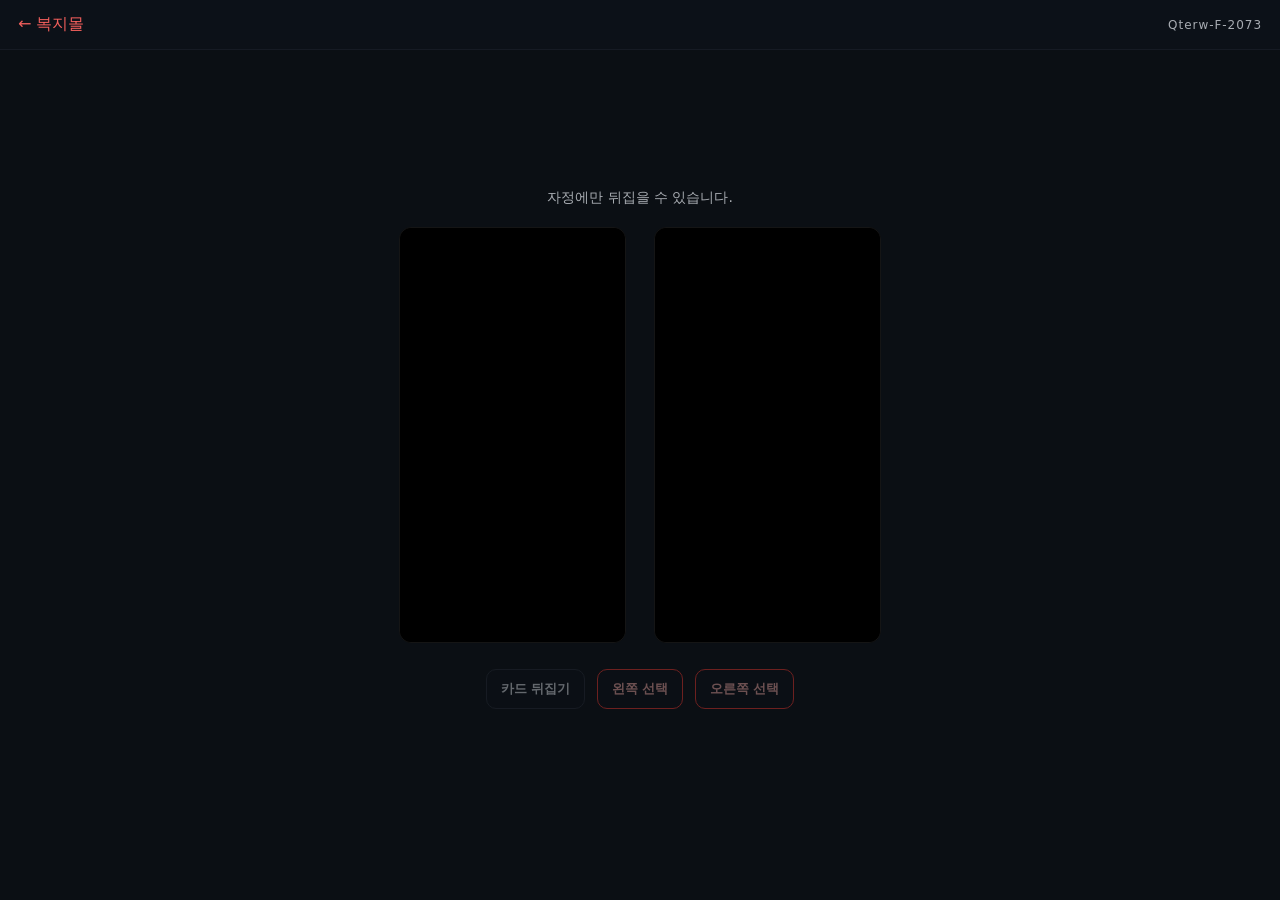
<file: tarot.html>
<!doctype html>
<html lang="ko">
<head>
<meta charset="utf-8" />
<meta name="viewport" content="width=device-width,initial-scale=1" />
<title>Qterw-F-2073 | 백일몽주식회사</title>
<link rel="stylesheet" href="./styles.css" />

<style>
  :root{
    --bg:#0b0f14; --ink:#e9edf3; --red:#ff3b30; --muted:#8b93a7;
  }
  body{margin:0;background:var(--bg);color:var(--ink);font-family:ui-sans-serif,system-ui,Pretendard,Roboto}
  .wrap{min-height:100vh;display:flex;flex-direction:column}
  header{display:flex;align-items:center;gap:12px;padding:14px 18px;border-bottom:1px solid #161b24;background:#0c1118}
  header a{color:#f25f5c;text-decoration:none}
  header .code{margin-left:auto;opacity:.7;font-size:12px;letter-spacing:.08em}
  main{flex:1;display:flex;flex-direction:column;align-items:center;justify-content:center;padding:24px;gap:20px}
  .hint{opacity:.7;font-size:14px}
  .grid{display:grid;grid-template-columns:1fr 1fr;gap:28px;align-items:center;justify-items:center}

  /* 카드 */
  .card{
    width:min(280px, 60vw); aspect-ratio:6/11; max-width:60mm; max-height:110mm;
    background:#000;border:1px solid #151515; border-radius:12px; position:relative;
    perspective:1200px; user-select:none;
  }
  .inner{ position:absolute; inset:0; transform-style:preserve-3d; transition:transform .7s cubic-bezier(.2,.8,.2,1); }
  .card.revealed .inner{ transform:rotateY(180deg); }
  .face{ position:absolute; inset:0; backface-visibility:hidden; border-radius:12px; overflow:hidden; }
  .face.back{ background:#000; }
  .face.front{
    transform:rotateY(180deg);
    background:#111213; border:1px solid #2a2f3a; display:flex; align-items:center; justify-content:center;
  }
  .face.front img{ width:100%; height:100%; object-fit:cover; transition:transform .25s ease; }
  .rev-toggle{
    position:absolute; right:8px; top:8px; display:flex; align-items:center; gap:6px;
    background:#0c1118; border:1px solid #2a2f3a; padding:6px 8px; border-radius:999px; font-size:12px; opacity:.9
  }
  .rev-toggle input{ accent-color:#ff5151; }
  .rev-on .face.front img{ transform:rotate(180deg); } /* 시각적 역방향 */

  .choose-bar{display:flex; gap:12px; margin-top:6px}
  .btn{padding:10px 14px; border:1px solid #2a2f3a; background:#0c1118; color:#e9edf3; border-radius:10px; cursor:pointer}
  .btn[disabled]{opacity:.4; cursor:not-allowed}
  .danger{border-color:#ff3b30;color:#ffb3ae}
  .badge{padding:2px 8px; border:1px solid #2a2f3a; border-radius:999px; font-size:12px}
  .badge.red{border-color:#ff3b30; color:#ff6b62}
  .muted{color:var(--muted)}
  .log{max-width:720px; width:100%; background:#0c1118; border:1px solid #161b24; border-radius:12px; padding:14px}
  .log h3{margin:.2em 0 .6em 0; font-size:14px; opacity:.8}
  .log pre{white-space:pre-wrap; word-break:break-word; font:12px ui-monospace, SFMono-Regular, Menlo, Consolas, monospace; color:#c9d1e1}
</style>
</head>
<body>
  <script>
  (function(){
    // 로그인 페이지에서 bgm_enabled가 true일 경우
    if (sessionStorage.getItem("bgm_enabled") === "1" && !window.__BGM_AUDIO__) {
      const audio = new Audio("assets/music.mp3");
      audio.loop = true;
      audio.volume = 0.4;

      // 이전 재생 위치 복원
      const last = Number(sessionStorage.getItem("bgm_time") || 0);
      if (isFinite(last) && last > 0) audio.currentTime = last;

      audio.play().then(()=>{
        console.log("🎧 메인 페이지에서 이어서 재생됨");
      }).catch(()=>{
        console.log("🔇 자동재생 차단됨 (사용자 상호작용 필요)");
      });

      // 진행도 계속 저장
      audio.addEventListener("timeupdate", ()=>{
        sessionStorage.setItem("bgm_time", audio.currentTime);
      });

      window.__BGM_AUDIO__ = audio;
    }
  })();
  </script>

<div class="wrap">
  <header>
    <a href="main.html">← 복지몰</a>
    <span class="code">Qterw-F-2073</span>
  </header>

  <main>
    <div class="hint" id="ruleHint">자정에만 뒤집을 수 있습니다.</div>

    <div class="grid">
      <!-- 카드 A -->
      <div class="card" id="cardA" aria-label="왼쪽 카드" tabindex="0">
        <div class="inner">
          <div class="face front"><img id="imgA" alt=""></div>
          <div class="face back"></div>
        </div>
        <label class="rev-toggle" style="display:none">
          <input type="checkbox" id="revA" /> 역방향
        </label>
      </div>
      <!-- 카드 B -->
      <div class="card" id="cardB" aria-label="오른쪽 카드" tabindex="0">
        <div class="inner">
          <div class="face front"><img id="imgB" alt=""></div>
          <div class="face back"></div>
        </div>
        <label class="rev-toggle" style="display:none">
          <input type="checkbox" id="revB" /> 역방향
        </label>
      </div>
    </div>

    <div class="choose-bar">
      <button class="btn" id="revealBtn" disabled>카드 뒤집기</button>
      <button class="btn danger" id="chooseA" disabled>왼쪽 선택</button>
      <button class="btn danger" id="chooseB" disabled>오른쪽 선택</button>
      
    </div>

    <div class="log" id="resultBox" style="display:none">
      <h3>해석</h3>
      <pre id="reading"></pre>
    </div>

    <p class="muted" id="debugMsg"></p>
  </main>
</div>

<!-- Supabase -->
<script type="module">
import { createClient } from "https://esm.sh/@supabase/supabase-js@2";

/* ✅ ① 여기 — 세션 유저 강제 세팅 */
if (!sessionStorage.getItem("userId")) {
  sessionStorage.setItem("userId", "guest");
}

/* ── 세션 유저 */
const userId   = sessionStorage.getItem("userId") || "guest";
const userName = sessionStorage.getItem("userName") || "익명";

/* ── Supabase (네 프로젝트 그대로) */
const SUPABASE_URL = "https://kvyqgxtmerggkpbcynbr.supabase.co";
const SUPABASE_KEY = "eyJhbGciOiJIUzI1NiIsInR5cCI6IkpXVCJ9.eyJpc3MiOiJzdXBhYmFzZSIsInJlZiI6Imt2eXFneHRtZXJnZ2twYmN5bmJyIiwicm9sZSI6ImFub24iLCJpYXQiOjE3NjE5Nzk1MDEsImV4cCI6MjA3NzU1NTUwMX0.SQRbiORMhEsSsstEDXpTju1HPQ_ykA4TsxVhdnCq7eo";
const sb = createClient(SUPABASE_URL, SUPABASE_KEY);

/* ── DOM */
const ruleHint = document.getElementById("ruleHint");
const revealBtn= document.getElementById("revealBtn");
const chooseA  = document.getElementById("chooseA");
const chooseB  = document.getElementById("chooseB");
const limitBadge= document.getElementById("limitBadge");
const cardA    = document.getElementById("cardA");
const cardB    = document.getElementById("cardB");
const imgA     = document.getElementById("imgA");
const imgB     = document.getElementById("imgB");
const revA     = document.getElementById("revA");
const revB     = document.getElementById("revB");
const resultBox= document.getElementById("resultBox");
const reading  = document.getElementById("reading");
const debugMsg = document.getElementById("debugMsg");

/* ── 데이터: 메이저 22장 (이미지 경로 + 괴담체 해석) */
const MAJOR = [
  {name:"The Fool", img:"assets/메이저/0. 바보 카드.jpg",
   up:"시작과 무모함의 상징. 아무것도 두려워하지 않는 자는 모든 것을 잃을 준비가 된 자입니다.",
   rev:"무지한 자여, 방향을 잃은 자유는 추락과 다르지 않습니다. 그 끝에는 웃음 대신 허무가 남습니다."},

  {name:"The Magician", img:"assets/메이저/1. 마법사 카드.jpg",
   up:"지략과 창조의 상징. 당신은 말과 손짓으로 세상을 다시 짜맞춥니다. 힘의 근원은 언제나 자신 안에 있습니다.",
   rev:"의지는 교만으로 변하고, 창조는 속임수로 변질됩니다. 능력은 존재하지만 제어되지 않습니다. 배신자를 조심할 것."},

  {name:"The High Priestess", img:"assets/메이저/2. 여사제 카드.jpg",
   up:"비밀과 지식의 상징. 세상의 이면을 알고 있지만, 결코 말하지 않습니다. 침묵이 곧 진실이기 때문입니다.",
   rev:"직관이 흐려지고, 감정이 이성을 삼킵니다. 알아서는 안 될 문이 열립니다. 유혹을 주의하세요."},

  {name:"The Empress", img:"assets/메이저/3. 여황제 카드.jpg",
   up:"풍요와 양육의 상징. 생명은 그녀의 손끝에서 피어나고, 세상은 다시 숨을 쉽니다.",
   rev:"과도한 보살핌은 질식이 됩니다. 풍요는 더 이상 생명을 기르지 못합니다."},

  {name:"The Emperor", img:"assets/메이저/4. 황제 카드.jpg",
   up:"질서와 통제의 상징. 강인함은 혼돈을 멈추게 하지만, 동시에 모든 것을 멈추게 합니다. 의인을 만날 수 있습니다.",
   rev:"권력은 불안에서 태어납니다. 무너지는 질서는 그가 쌓은 탑의 그림자입니다. 분노를 주의하고 침착할 것."},

  {name:"The Hierophant", img:"assets/메이저/5. 교황 카드.jpg",
   up:"전통과 신념의 상징. 오래된 지식은 믿음이 되고, 믿음은 체계가 됩니다. 그는 시대를 넘어선 진리를 전합니다.",
   rev:"틀에 갇힌 신앙은 맹목이 됩니다. 의식은 반복되고, 신은 침묵합니다."},

  {name:"The Lovers", img:"assets/메이저/6. 연인 카드.jpg",
   up:"열정과 기회의 상징. 두 영혼이 서로를 비출 때, 세상은 일시적으로 완전해집니다.",
   rev:"사랑은 갈라지고, 선택은 미련으로 남습니다. 마음의 균형이 무너집니다. 거짓과 배신을 주의할 것."},

  {name:"The Chariot", img:"assets/메이저/7. 전차 카드.jpg",
   up:"의지와 승리의 상징. 그는 두려움을 짓밟고 앞으로 나아갑니다. 멈추지 않는 자만이 결승선에 닿습니다.",
   rev:"속도는 방향을 삼킵니다. 통제력을 잃은 승리는 패배와 다르지 않습니다."},

  {name:"Strength", img:"assets/메이저/8. 힘 카드.jpg",
   up:"용기와 인내의 상징. 진정한 힘은 맹렬한 포효가 아닌, 조용한 절제에서 태어납니다.",
   rev:"인내는 무기력이 되고, 강인함은 오만으로 변합니다. 그 틈에서 짐승이 깨어납니다."},

  {name:"The Hermit", img:"assets/메이저/9. 은둔자 카드.jpg",
   up:"탐구와 고독의 상징. 그는 어둠 속에서 빛을 찾습니다. 혼자일 때만 진실이 보입니다.",
   rev:"길을 찾다 고립됩니다. 등불은 타인을 비추지 못하고 자신을 태웁니다."},

  {name:"Wheel of Fortune", img:"assets/메이저/10. 운명의 수레바퀴.jpg",
   up:"순환과 변동의 상징. 오늘의 정점은 내일의 나락입니다. 바퀴는 멈추지 않습니다.",
   rev:"운명은 멈추지 않지만, 인간은 멈춥니다. 때를 잃으면 모든 것이 엇갈립니다."},

  {name:"Justice", img:"assets/메이저/11. 정의 카드.jpg",
   up:"균형과 판단의 상징. 그녀의 손에는 칼과 저울이 있습니다. 정의는 언제나 피를 동반합니다.",
   rev:"판단은 왜곡되고, 저울은 한쪽으로 기웁니다. 진실은 침묵 속에 사라집니다."},

  {name:"The Hanged Man", img:"assets/메이저/12. 행맨 카드.jpg",
   up:"희생과 각성의 상징. 그는 거꾸로 매달려 세상을 바라봅니다. 고통 속에서 의미가 태어납니다.",
   rev:"희생은 강요로 변하고, 깨달음은 혼란으로 흩어집니다. 의미는 더 이상 구원되지 않습니다."},

  {name:"Death", img:"assets/메이저/13. 죽음 카드.jpg",
   up:"종말과 재탄생의 상징. 죽음은 파괴가 아니라 정리입니다. 오래된 이름이 사라지고, 새로운 호흡이 시작됩니다.",
   rev:"변화를 거부한 것은 부패합니다. 끝나지 못한 것은 다시 죽어야 합니다. 저항하지 말 것."},

  {name:"Temperance", img:"assets/메이저/14. 절제 카드.jpg",
   up:"조화와 균형의 상징. 불과 물이 섞이고, 이성과 감정이 하나가 됩니다. 완벽한 조화는 잠시뿐입니다.",
   rev:"균형은 깨지고, 조화는 왜곡됩니다. 섞이지 못한 감정이 탁해집니다."},

  {name:"The Devil", img:"assets/메이저/15. 악마 카드.jpg",
   up:"욕망과 유혹의 상징. 쾌락은 달콤하고, 사슬은 보이지 않습니다. 당신은 스스로 묶인 존재입니다.",
   rev:"속박이 풀리고 자유 의식을 되찾습니다. 누군가는 대가를 치르게 됩니다."},

  {name:"The Tower", img:"assets/메이저/16. 타워 카드.jpg",
   up:"붕괴와 각성의 상징. 거짓으로 세운 탑은 번개의 진실 앞에서 무너집니다.",
   rev:"무너진 자리에 다시 세워도 균열은 남습니다. 깨달음은 고통의 형태로 찾아옵니다."},

  {name:"The Star", img:"assets/메이저/17. 별 카드.jpg",
   up:"희망과 창의력의 상징. 모든 것이 무너진 뒤에도 별은 남습니다. 그것은 마지막 위로입니다.",
   rev:"희망이 바래고, 빛은 닿지 않습니다. 믿음은 점점 식어갑니다."},

  {name:"The Moon", img:"assets/메이저/18. 달 카드.jpg",
   up:"미스터리와 불확실성의 상징. 태양이 사라지고 달이 뜬 곳에는 모호한 형체와 의심이 자라고, 마침내··· 광기가 드러나기 마련입니다.",
   rev:"진실은 왜곡되고, 환상은 진실을 가장합니다. 거짓이나 망상으로 인한 고통은 순간 사라집니다."},

  {name:"The Sun", img:"assets/메이저/19. 태양 카드.jpg",
   up:"명료함과 생명의 상징. 어둠은 사라지고, 모든 사물의 경계가 또렷해집니다. 아이의 웃음처럼 순수한 시간입니다.",
   rev:"빛이 너무 강하면 그림자는 사라집니다. 그러나, 그림자가 없는 세상은 방향을 잃습니다. 자만하지 말 것."},

  {name:"Judgement", img:"assets/메이저/20. 심판 카드.jpg",
   up:"부름과 각성의 상징. 오래된 목소리가 잠든 영혼을 깨웁니다. 결산의 시간입니다.",
   rev:"응답 없는 부름은 허공을 맴돕니다. 회개의 기회는 이미 지나갔습니다."},

  {name:"The World", img:"assets/메이저/21. 세계 카드.jpg",
   up:"완성과 귀환의 상징. 모든 여정은 하나의 원으로 닫히고, 처음과 끝이 맞닿습니다.",
   rev:"완성은 정체로 변합니다. 순환은 끝났지만, 움직임은 사라졌습니다."}
];


/* ────────────── SWORDS (검) ────────────── */
const SWORDS = [
  {name:"Ace of Swords", img:"assets/검/소드 에이스.jpg",
   up:"지성의 첫 칼날. 안개가 갈라지고, 진실은 통증을 동반해 모습을 드러냅니다.",
   rev:"과도한 날카로움은 상처만 남깁니다. 진실은 베였고, 말은 흉기가 됩니다."},

  {name:"Two of Swords", img:"assets/검/소드2.jpg",
   up:"균형 잡힌 망설임. 눈을 가리면 선택은 멈추고, 침묵이 시간을 늘립니다.",
   rev:"부정은 끝나고 칼집이 열린다. 진실은 지저분하지만 필요합니다."},

  {name:"Three of Swords", img:"assets/검/소드3.jpg",
   up:"찢김의 형상. 사랑도 신뢰도 이 칼날을 지나야 본모습을 드러냅니다.",
   rev:"비는 그칩니다. 상처는 남아도, 피는 멎습니다."},

  {name:"Four of Swords", img:"assets/검/소드4.jpg",
   up:"정지와 회복. 전장은 멈추고, 칼은 침묵 속에서 녹을 준비를 합니다.",
   rev:"멈춤은 굳어가고, 잠은 깨어지지 않습니다. 회복은 미뤄집니다."},

  {name:"Five of Swords", img:"assets/검/소드5.jpg",
   up:"공허한 승리. 남은 것은 칼 몇 자루와 불편한 침묵뿐입니다.",
   rev:"칼을 내려놓는 쪽이 이깁니다. 사과가 평화를 불러옵니다."},

  {name:"Six of Swords", img:"assets/검/소드6.jpg",
   up:"이동과 이별. 말없이 강을 건너면, 뒤돌아볼 일은 줄어듭니다.",
   rev:"짐을 싣고도 떠나지 못합니다. 물은 얕고 마음은 무겁습니다."},

  {name:"Seven of Swords", img:"assets/검/소드7.jpg",
   up:"은밀한 손길. 가져간 것은 비밀, 남긴 것은 흔적입니다.",
   rev:"가면이 벗겨집니다. 고백만이 가장 조용한 출구입니다."},

  {name:"Eight of Swords", img:"assets/검/소드8.jpg",
   up:"자가구속. 눈가리개는 매듭이 아니라 습관입니다.",
   rev:"발목의 줄이 느슨해집니다. 한 걸음이면, 충분합니다."},

  {name:"Nine of Swords", img:"assets/검/소드9.jpg",
   up:"새벽의 불면. 칼들은 침대 위에서 생각의 모양으로 서 있습니다.",
   rev:"밤은 길었지만 해는 뜹니다. 죄책은 이름을 얻고 작아집니다."},

  {name:"Ten of Swords", img:"assets/검/소드10.jpg",
   up:"극점의 종결. 더 내려올 칼은 없습니다. 이제 일어나는 일만 남았습니다.",
   rev:"칼을 뽑아내면 피는 멎습니다. 느리지만 확실한 귀환입니다."},

  {name:"Page of Swords", img:"assets/검/소드 페이지.jpg",
   up:"차가운 소식의 전령. 말은 정확하고, 호기심은 예리합니다.",
   rev:"가벼운 혀와 얕은 판단. 소문은 칼끝보다 빨리 상처를 냅니다."},

  {name:"Knight of Swords", img:"assets/검/소드 나이트.jpg",
   up:"돌진하는 논리. 이유가 앞서고, 결과는 뒤따릅니다.",
   rev:"무모한 질주. 정답으로 사람을 베어버립니다."},

  {name:"Queen of Swords", img:"assets/검/소드 퀸.jpg",
   up:"식은 통찰. 감정은 투명하게, 판단은 냉정하게 남겨집니다.",
   rev:"차가움은 고립이 됩니다. 진실은 맞지만, 사람이 떠납니다."},

  {name:"King of Swords", img:"assets/검/소드 킹.jpg",
   up:"법과 질서의 목소리. 마지막 판결은 조용히 내려집니다.",
   rev:"원칙이 칼이 됩니다. 융통성 없는 정의는 형벌과 같습니다."},
];

/* ────────────── WANDS (지팡이) ────────────── */
const WANDS = [
  {name:"Ace of Wands", img:"assets/지팡이/완드 에이스.jpg",
   up:"첫 불씨. 손바닥에서 불이 붙고, 길은 열립니다.",
   rev:"불씨는 바람을 잃습니다. 시작은 있었으나 의지는 약합니다."},

  {name:"Two of Wands", img:"assets/지팡이/완드2.jpg",
   up:"지평선의 설계. 작은 방 안에서 큰 세상을 재봅니다.",
   rev:"문턱에서 멈춥니다. 떠나지 못한 계획은 지도에 머뭅니다."},

  {name:"Three of Wands", img:"assets/지팡이/완드3.jpg",
   up:"기다림과 도착. 배가 돌아오고, 눈은 멀리 봅니다.",
   rev:"지연과 좁은 시야. 바다는 넓지만, 부두는 막혀 있습니다."},

  {name:"Four of Wands", img:"assets/지팡이/완드4.jpg",
   up:"소박한 환희. 기둥 사이로 안도가 드나듭니다.",
   rev:"형식만 남은 축하. 집은 있는데 집답지 않습니다."},

  {name:"Five of Wands", img:"assets/지팡이/완드5.jpg",
   up:"사소한 충돌. 힘자랑은 많고 결론은 적습니다.",
   rev:"불필요한 소음을 걷어냅니다. 경쟁은 협의로 바뀝니다."},

  {name:"Six of Wands", img:"assets/지팡이/완드6.jpg",
   up:"대낮의 승전. 깃발은 높고 고개는 겸손해야 합니다.",
   rev:"환호는 짧고 뒷말은 깁니다. 자만은 낙마를 부릅니다."},

  {name:"Seven of Wands", img:"assets/지팡이/완드7.jpg",
   up:"홀로 선 방어선. 높은 자리일수록 발 디딜 곳은 줄어듭니다.",
   rev:"지키던 언덕을 내어줍니다. 다른 위치가 더 안전합니다."},

  {name:"Eight of Wands", img:"assets/지팡이/완드8.jpg",
   up:"가속의 시간. 말보다 사건이 먼저 날아갑니다.",
   rev:"신호가 엇갈립니다. 메시는 가고, 답은 길을 잃습니다."},

  {name:"Nine of Wands", img:"assets/지팡이/완드9.jpg",
   up:"마지막 버팀목. 상처는 많지만 포기는 없습니다.",
   rev:"경계는 의심이 됩니다. 피곤이 성을 무너뜨립니다."},

  {name:"Ten of Wands", img:"assets/지팡이/완드10.jpg",
   up:"과부하. 손이 많아도 짐은 한 사람이 지고 갑니다.",
   rev:"한 다발을 내려놓습니다. 남은 것은 필요한 것뿐입니다."},

  {name:"Page of Wands", img:"assets/지팡이/완드 페이지.jpg",
   up:"설렘의 전조. 작은 소식이 큰 모험을 부릅니다.",
   rev:"허풍과 산만함. 불은 번지지만 금세 꺼집니다."},

  {name:"Knight of Wands", img:"assets/지팡이/완드 나이트.jpg",
   up:"돌진과 열정. 목적지는 뒤에서 정해집니다.",
   rev:"충동이 다리를 태웁니다. 떠난 자리는 그을음뿐입니다."},

  {name:"Queen of Wands", img:"assets/지팡이/완드 퀸.jpg",
   up:"따뜻한 권위. 빛으로 모여든 이들이 스스로 타오릅니다.",
   rev:"지친 불꽃. 존재감은 남고 배려는 사라집니다."},

  {name:"King of Wands", img:"assets/지팡이/완드 킹.jpg",
   up:"방향을 점화하는 자. 결단은 불빛처럼 퍼집니다.",
   rev:"명령은 남고 비전은 흐려집니다. 고집이 불길을 막습니다."},
];

/* ────────────── CUPS (컵) ────────────── */
const CUPS = [
  {name:"Ace of Cups", img:"assets/컵/컵 에이스.jpg",
   up:"첫 물. 넘치는 감정은 잔을 벗어나 주변을 적십니다.",
   rev:"물이 뒤집혀 쏟아집니다. 감정은 닫히고, 혀는 마릅니다."},

  {name:"Two of Cups", img:"assets/컵/컵2.jpg",
   up:"응답받은 마음. 잔이 잔을 향하고, 약속은 조용히 맺어집니다.",
   rev:"잔이 맞닿지 않습니다. 오해가 감정을 흐립니다."},

  {name:"Three of Cups", img:"assets/컵/컵3.jpg",
   up:"가벼운 축배. 우리는 같은 노래를 잠시 공유합니다.",
   rev:"과한 잔과 얕은 말. 삼각은 쉽게 엉킵니다."},

  {name:"Four of Cups", img:"assets/컵/컵4.jpg",
   up:"무감의 그늘. 좋은 것도 때로는 더 이상 좋지 않습니다.",
   rev:"잠깐의 깨어남. 창문이 열리고 공기가 바뀝니다."},

  {name:"Five of Cups", img:"assets/컵/컵5.jpg",
   up:"상실에 머묾. 쏟아진 것은 돌아오지 않습니다. 그러나 두 잔은 서 있습니다.",
   rev:"고개를 돌립니다. 남은 잔이 길을 이끕니다."},

  {name:"Six of Cups", img:"assets/컵/컵6.jpg",
   up:"과거의 향. 오래된 기억은 달콤하되 위험합니다.",
   rev:"회상에 갇히지 마십시오. 오늘의 꽃은 오늘 피어납니다."},

  {name:"Seven of Cups", img:"assets/컵/컵7.jpg",
   up:"선택의 안개. 아름다운 것일수록 실체는 희미합니다.",
   rev:"하나를 쥡니다. 안개는 한 점에서부터 걷힙니다."},

  {name:"Eight of Cups", img:"assets/컵/컵8.jpg",
   up:"등짐과 출발. 만족은 남아도 의미가 떠났습니다.",
   rev:"떠나야 하지만 머뭅니다. 이유는 감정의 이름으로 포장됩니다."},

  {name:"Nine of Cups", img:"assets/컵/컵9.jpg",
   up:"소망의 만찬. 이 밤은 당신의 것입니다.",
   rev:"배부른 고독. 과한 만족은 텅 빈 그릇을 남깁니다."},

  {name:"Ten of Cups", img:"assets/컵/컵10.jpg",
   up:"무지개 아래의 휴식. 연결들이 하나의 노래가 됩니다.",
   rev:"그림은 완전하지만 액자는 흔들립니다. 안쪽의 금이 보입니다."},

  {name:"Page of Cups", img:"assets/컵/컵 페이지.jpg",
   up:"엉뚱한 영감. 잔에서 물고기가 말을 겁니다.",
   rev:"감정의 기복. 약속은 가볍고 상상은 현실을 방해합니다."},

  {name:"Knight of Cups", img:"assets/컵/컵 나이트.jpg",
   up:"낭만의 사절. 그는 천천히 오지만 쉽게 마음을 움직입니다.",
   rev:"달콤한 말, 얕은 발자국. 결심은 늦고 마음은 흔듭니다."},

  {name:"Queen of Cups", img:"assets/컵/컵 퀸.jpg",
   up:"조용한 공감. 그녀의 잔은 바다와 이어져 있습니다.",
   rev:"희생이 습관이 됩니다. 감정은 무기로도 사용됩니다."},

  {name:"King of Cups", img:"assets/컵/컵 킹.jpg",
   up:"감정 위의 균형. 폭풍 속에서도 잔은 흔들리지 않습니다.",
   rev:"감정의 뚜껑. 통제는 과도하고 진심은 멀어집니다."},
];

/* ────────────── PENTACLES (펜타클) ────────────── */
const PENTACLES = [
  {name:"Ace of Pentacles", img:"assets/펜타클/펜타클 에이스.jpg",
   up:"손바닥의 씨앗. 현실은 씨앗에서 시작해 손에서 자랍니다.",
   rev:"기회는 있었으나 붙잡지 않았습니다. 흙은 굳습니다."},

  {name:"Two of Pentacles", img:"assets/펜타클/펜타클2.jpg",
   up:"저글링의 기술. 균형은 동작 안에서 유지됩니다.",
   rev:"공 하나가 떨어집니다. 우선순위가 이름을 얻습니다."},

  {name:"Three of Pentacles", img:"assets/펜타클/펜타클3.jpg",
   up:"공들여 쌓은 벽. 기술과 협업이 모양을 갖춥니다.",
   rev:"엉성한 설계. 자존심이 벽돌을 무너뜨립니다."},

  {name:"Four of Pentacles", img:"assets/펜타클/펜타클4.jpg",
   up:"붙잡는 손. 안전은 단단하지만 숨은 얕습니다.",
   rev:"손을 펴면 순환이 생깁니다. 잃음이 아니라 흐름입니다."},

  {name:"Five of Pentacles", img:"assets/펜타클/펜타클5.jpg",
   up:"냉기 속의 발걸음. 결핍은 몸뿐 아니라 마음을 시립니다.",
   rev:"유리창 너머의 불빛. 도움은 가까이 있었음을 압니다."},

  {name:"Six of Pentacles", img:"assets/펜타클/펜타클6.jpg",
   up:"주고받음의 저울. 손바닥은 위아래로 번갈아 집니다.",
   rev:"호의엔 조건이 붙습니다. 균형은 눈금에서 어긋납니다."},

  {name:"Seven of Pentacles", img:"assets/펜타클/펜타클7.jpg",
   up:"느린 수확. 기다림은 일의 절반입니다.",
   rev:"인내가 짧으면 결실도 작습니다. 너무 일찍 포기를 시험합니다."},

  {name:"Eight of Pentacles", img:"assets/펜타클/펜타클8.jpg",
   up:"반복이 장인이 됩니다. 작은 차이가 실력을 만듭니다.",
   rev:"기교만 남고 의미는 사라집니다. 손은 움직여도 마음은 멈춥니다."},

  {name:"Nine of Pentacles", img:"assets/펜타클/펜타클9.jpg",
   up:"자립의 정원. 고요 속의 풍요는 스스로 만든 안식입니다.",
   rev:"황금 새장은 조용하지만 좁습니다. 의존이 벽을 만듭니다."},

  {name:"Ten of Pentacles", img:"assets/펜타클/펜타클10.jpg",
   up:"계보와 터전. 쌓아 올린 시간이 이름을 이룹니다.",
   rev:"재산은 남고 화목은 줄었습니다. 유산은 때로 짐입니다."},

  {name:"Page of Pentacles", img:"assets/펜타클/펜타클 페이지.jpg",
   up:"현실의 학생. 작은 기회에 눈을 맞춥니다.",
   rev:"게으른 약속, 늦은 소식. 씨앗은 책상 위에서 말라갑니다."},

  {name:"Knight of Pentacles", img:"assets/펜타클/펜타클 나이트.jpg",
   up:"꾸준의 상징. 느리지만 한 번도 거르지 않습니다.",
   rev:"움직이되 나아가지 않습니다. 고집은 길을 굳힙니다."},

  {name:"Queen of Pentacles", img:"assets/펜타클/펜타클 퀸.jpg",
   up:"살림의 따뜻함. 손이 닿는 모든 것이 편안해집니다.",
   rev:"과보호와 집착. 소유가 사랑을 대체합니다."},

  {name:"King of Pentacles", img:"assets/펜타클/펜타클 킹.jpg",
   up:"안정의 구조물. 그의 땅은 비가 와도 무너지지 않습니다.",
   rev:"축적이 전부가 됩니다. 유연함이 사라진 왕국은 서서히 굳습니다."},
];


/* ── 규칙(자정/디버그) */
const DEBUG = new URLSearchParams(location.search).get("debug"); // "on" or "HH:MM"
/* ── 자정 조건 확인 */
function isMidnight(){
  if (DEBUG==="on") return true;
  if (DEBUG && /^\d{1,2}:\d{2}$/.test(DEBUG)){
    const [h,m]=DEBUG.split(":").map(Number);
    const n=new Date();
    return n.getHours()===h && n.getMinutes()===m;
  }
  const now=new Date();
  return now.getHours()===0 && now.getMinutes()<2; // 자정~00:01까지만 허용
}


/* ── 월 1회 제한 */
function monthRange(){
  const n=new Date();
  return {
    start:new Date(n.getFullYear(),n.getMonth(),1,0,0,0).toISOString(),
    end:new Date(n.getFullYear(),n.getMonth()+1,1,0,0,0).toISOString()
  }
}
async function findThisMonthDraw(){
  const {start,end}=monthRange();
  const {data,error}=await sb.from("tarot_draws")
    .select("*").gte("created_at",start).lt("created_at",end)
    .eq("user_id",userId).order("created_at",{ascending:false}).limit(1);
  if(error){console.error(error);return null;}
  return data?.[0]||null;
}

/* ── 상태 */
let offered=null;     // [objA,objB]
let locked=false;
const revUiA = cardA.querySelector(".rev-toggle");
const revUiB = cardB.querySelector(".rev-toggle");

/* ── 유틸 */
function setRevealAbility(){
  const ok=isMidnight();
  revealBtn.disabled=!ok;
  ruleHint.textContent = ok
   ? "지금은 의식의 시간이 열려 있습니다. 뒤집을 수 있습니다."
   : "자정(00:00)에만 뒤집을 수 있습니다.";
  if (DEBUG) debugMsg.textContent = `DEBUG=${DEBUG} / ${new Date().toLocaleString()}`;
}
/* ── 통합 덱(전체 78장) ─────────────────────────────────────*/
const DECK = [...MAJOR, ...SWORDS, ...WANDS, ...CUPS, ...PENTACLES];

/* 기존 함수 교체 */
function pickTwo(){
  const i = Math.floor(Math.random()*DECK.length);
  let j; do { j = Math.floor(Math.random()*DECK.length); } while (j===i);
  return [ DECK[i], DECK[j] ];
}

function drawFaces(a,b){
  imgA.src = encodeURI(a.img); imgB.src = encodeURI(b.img);
  imgA.alt = a.name; imgB.alt = b.name;
}

/* ── 해석 출력 */
function buildReading(card, reversed){
  const title = `${card.name}${reversed?" (역방향)":""}`;
  const body = reversed ? card.rev : card.up;
  // 보너스: 일상형 결과 2줄
  const hintMap = {
    "The Moon":[
      "헷갈리던 문제가 드러나고 체크리스트를 만든다.",
      "이상한 꿈/기시감이 하루를 슬쩍 흔든다."
    ],
    "The Sun":[
      "뚜렷한 진척/칭찬/셀프보상이 생긴다.",
      "밝은 컨디션으로 사진/기록을 남긴다."
    ]
  };
  const hints = hintMap[card.name]? "\n\n- "+hintMap[card.name].join("\n- ") : "";
  return `선택 카드: ${title}\n\n${body}${hints}`;
}

/* ── 초기화: 과거 기록 복원 or 준비 */
const monthDraw = await findThisMonthDraw();
function showRevToggles(show){
  revUiA.style.display = show? "flex":"none";
  revUiB.style.display = show? "flex":"none";
}
if (monthDraw){
  limitBadge.style.display="inline-block";
  // ✅ 모든 슈트 포함
  const a = DECK.find(x=>x.name===monthDraw.offered?.[0]);
  const b = DECK.find(x=>x.name===monthDraw.offered?.[1]);
  if (a && b){
    offered=[a,b];
    drawFaces(a,b);
    cardA.classList.add("revealed"); cardB.classList.add("revealed");
    showRevToggles(true);
    revA.checked = !!monthDraw.revA; revB.checked = !!monthDraw.revB;
    cardA.classList.toggle("rev-on", revA.checked);
    cardB.classList.toggle("rev-on", revB.checked);
  } else {
    console.warn("⚠️ 복원 실패: 카드 이름을 덱에서 찾을 수 없음", monthDraw.offered);
  }
  revealBtn.disabled=true;
  chooseA.disabled = monthDraw.chosen!=null;
  chooseB.disabled = monthDraw.chosen!=null;
  if (monthDraw.chosen!=null){
    locked=true;
    (monthDraw.chosen===0?cardB:cardA).style.filter="grayscale(1) blur(1px) opacity(.5)";
    const chosenCard = offered[monthDraw.chosen];
    const reversed   = monthDraw.chosen===0 ? !!monthDraw.revA : !!monthDraw.revB;
    reading.textContent = buildReading(chosenCard, reversed);
    resultBox.style.display="block";
  }
}else{
  setRevealAbility();
}
setInterval(setRevealAbility, 30000);

/* ── 이벤트 */
revealBtn.addEventListener("click", async ()=>{
  if (locked) return;
  const [A,B]=pickTwo(); offered=[A,B];
  drawFaces(A,B);
  cardA.classList.add("revealed"); cardB.classList.add("revealed");
  showRevToggles(true); revA.checked=false; revB.checked=false;
  cardA.classList.remove("rev-on"); cardB.classList.remove("rev-on");
  chooseA.disabled=false; chooseB.disabled=false;

  const {error}=await sb.from("tarot_draws").insert({
    user_id:userId, user_name:userName,
    offered:[A.name,B.name], revA:false, revB:false
  });
  if (error) console.error(error);
  limitBadge.style.display="inline-block";
});
revA.addEventListener("change", async ()=>{
  cardA.classList.toggle("rev-on", revA.checked);
  const last=await findThisMonthDraw(); if(last){
    await sb.from("tarot_draws").update({revA:revA.checked}).eq("id", last.id);
  }
});
revB.addEventListener("change", async ()=>{
  cardB.classList.toggle("rev-on", revB.checked);
  const last=await findThisMonthDraw(); if(last){
    await sb.from("tarot_draws").update({revB:revB.checked}).eq("id", last.id);
  }
});

async function finalizeChoice(idx){
  if (!offered || locked) return;
  locked=true;
  chooseA.disabled=true; chooseB.disabled=true;
  (idx===0?cardB:cardA).style.filter="grayscale(1) blur(1px) opacity(.5)";
  const reversed = idx===0 ? revA.checked : revB.checked;
  const chosenCard = offered[idx];

  reading.textContent = buildReading(chosenCard, reversed);
  resultBox.style.display="block";

  const last=await findThisMonthDraw();
  if (last){
    await sb.from("tarot_draws")
      .update({
        chosen: idx,
        chosen_name: chosenCard.name,
        chosen_reversed: reversed
      })
      .eq("id", last.id);
  }
}
chooseA.addEventListener("click", ()=>finalizeChoice(0));
chooseB.addEventListener("click", ()=>finalizeChoice(1));
</script>
</body>
</html>
</file>
<file: styles.css>
:root {
  --bg: #101010;
  --panel: #1a1a1a;
  --line: #2a2a2a;
  --text: #ffffff;
  --brand: #e63946; /* 붉은 포인트 컬러 */
  --muted: #aaaaaa;
  --radius: 16px;
  font-family: ui-sans-serif, -apple-system, Segoe UI, Roboto, "Noto Sans KR", Arial, sans-serif;
}

* { box-sizing: border-box; }
body {
  margin: 0;
  background: var(--bg);
  color: var(--text);
}

/* 로그인 */
.login-header {
  border-bottom: 1px solid var(--line);
  background: var(--panel);
}
.login-header__inner { max-width:1080px; margin:0 auto; padding:14px 18px; }
.brand { font-size:18px; color: var(--brand); text-decoration:none; font-weight:700; }

.login-wrap {
  display:grid;
  place-items:center;
  min-height:calc(100dvh - 50px);
  background: var(--bg);
}
.login-card {
  width:min(92vw,420px);
  background: var(--panel);
  border:1px solid var(--line);
  border-radius:20px;
  padding:28px;
  box-shadow:0 10px 30px rgba(0,0,0,.5);
}
.login-title { margin:0 0 8px; color: var(--text); }
.login-sub { color: var(--muted); margin:0 0 18px; }
.login-card input {
  width:100%;
  padding:12px 14px;
  margin:10px 0;
  border:1px solid var(--line);
  border-radius:12px;
  background:#0e0e0e;
  color: var(--text);
}
.login-card input::placeholder { color: #777; }
.btn {
  display:inline-block;
  border:0;
  border-radius:12px;
  padding:12px 14px;
  cursor:pointer;
  background: var(--brand);
  color:#fff;
  font-weight:600;
  transition: background .2s ease;
}
.btn:hover { background:#c52b39; }
.error { color:#ff4d4d; margin-top:8px; min-height:1.4em; }

/* 복지몰 헤더 */
.mall-header {
  position:sticky;
  top:0;
  background: var(--panel);
  border-bottom:1px solid var(--line);
  z-index:50;
}
.mall-header__inner {
  max-width:1200px;
  margin:0 auto;
  padding:10px 16px;
  display:flex;
  align-items:center;
  gap:16px;
}
.logo {
  font-weight:800;
  text-decoration:none;
  color: var(--brand);
  letter-spacing: -0.5px;
}
.mall-gnb {
  display:flex;
  gap:12px;
  flex:1;
}
.mall-gnb a {
  color: var(--text);
  text-decoration:none;
}
.mall-gnb a:hover { color: var(--brand); }
.mall-quick {
  display:flex;
  gap:10px;
  align-items:center;
}
.mall-quick input {
  padding:8px 10px;
  border:1px solid var(--line);
  border-radius:999px;
  background:#0e0e0e;
  color: var(--text);
}

/* 히어로 배너 */
.hero {
  max-width: 1200px;
  margin: 18px auto;
  padding: 0 16px;
}

.hero__track {
  display: flex;              /* 가로로 나열 */
  overflow: hidden;           /* 바깥 이미지 숨김 */
  border-radius: 20px;
}

.hero__slide {
  flex: 0 0 100%;             /* 한 슬라이드 = 100% 너비 */
}

.hero__slide img {
  width: 100%;
  display: block;
  filter: brightness(0.85);
}

/* 점 표시 */
.hero__dots {
  display: flex;
  gap: 6px;
  justify-content: center;
  margin-top: 8px;
}
.dot { width:8px; height:8px; border-radius:999px; border:0; background:#444; }
.dot.is-active { background: var(--brand); }

.dot {
  width: 8px;
  height: 8px;
  border-radius: 999px;
  border: 0;
  background: #444;
  cursor: pointer;
}

.dot.is-active {
  background: var(--brand);
}

/* 혜택 라인 */
.benefit-line {
  max-width:1200px;
  margin:8px auto 0;
  padding:0 16px;
  display:flex;
  gap:8px;
  flex-wrap:wrap;
}
.pill {
  border:1px solid var(--line);
  border-radius:999px;
  padding:8px 12px;
  background: #181818;
  color: var(--text);
}

/* 상품 그리드 */
.container { max-width:1200px; margin:16px auto; padding:0 16px; }
.grid { display:grid; gap:16px; grid-template-columns:repeat(auto-fill,minmax(220px,1fr)); }
.product {
  background: var(--panel);
  border:1px solid var(--line);
  border-radius:14px;
  overflow:hidden;
  display:flex;
  flex-direction:column;
  transition: transform .2s ease;
}
.product:hover { transform: translateY(-4px); border-color: var(--brand); }
.product__img {
  aspect-ratio: 1/1;
  object-fit:cover;
  width:100%;
  filter: brightness(0.9);
}
.product__body { padding:12px; display:grid; gap:6px; color: var(--text); }
.price { display:flex; gap:8px; align-items:baseline; }
.price strong { color: var(--brand); font-weight:800; }

/* 뒤로가기 화살표 */
.back-btn {
  width:28px; height:28px; min-width:28px;
  display:inline-grid; place-items:center;
  border:1px solid var(--brand);
  background: transparent;
  color: var(--brand);
  border-radius:999px; cursor:pointer; margin-right:8px;
  transition: background .2s ease, color .2s ease;
}
.back-btn:hover {
  background: var(--brand);
  color: #fff;
}


/* 포인트 등록 */
.points.hide{ display:none; }
.points__title{ margin:12px 0 16px; font-size:24px; font-weight:800; }
.points__subtitle{ margin:22px 0 10px; font-size:18px; color:var(--muted); }

.points__form{
  display:grid; gap:14px;
  background:var(--panel); border:1px solid var(--line);
  border-radius:14px; padding:16px;
}
.points__label{ display:block; margin-bottom:6px; color:#ddd; font-weight:700; }
.points__form input[type="text"],
.points__form input[type="file"],
.points__form input:not([type]) {
  width:100%; padding:12px 14px; border:1px solid var(--line);
  border-radius:10px; background:#0e0e0e; color:var(--text);
}
.grade-group{ display:flex; flex-wrap:wrap; gap:8px; }
.grade-btn{
  padding:10px 14px; border:1px solid var(--line); background:#181818;
  color:#fff; border-radius:999px; cursor:pointer; font-weight:700;
}
.grade-btn.active{ border-color:var(--brand); background:#2a2a2a; color:#fff; }

.points__help{ margin:6px 0 0; color:#888; font-size:12px; }
.points__actions{ display:flex; align-items:center; gap:10px; }
.points__msg{ min-height:1.4em; color:#9ae6b4; }

/* 게시판 리스트 (클릭 불가) */
.points-list{
  list-style:none; margin:10px 0 0; padding:0;
  border:1px solid var(--line); border-radius:12px; overflow:hidden;
}
.points-list li{
  padding:14px 16px; border-top:1px solid var(--line); background:#141414;
}
.points-list li:first-child{ border-top:0; }
.points-list li:hover{ background:#171717; }

/* 지급 포인트 FAB */
.points-fab{
  position:fixed; right:18px; bottom:18px;
  background:var(--brand); color:#fff; border:0; border-radius:999px;
  padding:12px 16px; font-weight:800; box-shadow:0 14px 30px rgba(0,0,0,.45);
  cursor:pointer; z-index:60;
}

/* 지급 포인트 팝업 */
.points-pop { 
  position: fixed; inset: 0; display: none; z-index: 1000;
  filter: none !important;           /* ✅ 패널까지 흐려지는 문제 방지 */
  backdrop-filter: none !important;  /* ✅ 컨테이너에는 사용 금지 */
}
.points-pop.show { display: block; }
.points-pop__backdrop {
  position: absolute; inset: 0;
  background: rgba(0,0,0,.5);
  backdrop-filter: blur(2px);        /* ✅ 배경만 흐리기 */
  z-index: 0;
}
.points-pop__panel {
  position: absolute; left: 50%; top: 50%;
  transform: translate(-50%, -50%);
  width: min(520px, 92vw);
  background: var(--panel); color: var(--text);
  border: 1px solid var(--line); border-radius: 14px;
  padding: 18px;
  z-index: 1;                        /* ✅ 백드롭 위에 */
  filter: none !important;           /* ✅ 안전장치 */
  backdrop-filter: none !important;  /* ✅ 안전장치 */
}
.points-pop__title{ margin:0 0 10px; font-size:18px; color:var(--brand); }
.points-pop__list{ list-style:none; margin:0; padding:0; }
.points-pop__list li{ padding:8px 0; border-bottom:1px dashed var(--line); }
.points-pop__list li:last-child{ border-bottom:0; }
.points-pop__close{
  margin-top:12px; padding:8px 12px; border:0; background:#2a2a2a; color:#fff;
  border-radius:8px; cursor:pointer;
}

/* 최근 등록 내역 리스트 행과 상태칩 */
.points-list li{
  display:flex; align-items:center; justify-content:space-between;
  padding:12px 14px; border-bottom:1px solid var(--line);
  color:var(--text);
}
.points-list li .title{ overflow:hidden; text-overflow:ellipsis; white-space:nowrap; }


/* 상태칩 */
.status{ font-size:12px; padding:4px 10px; border-radius:999px; border:1px solid var(--line); }
.status--progress{ background:#1b1b1b; color:#ddd; border-color:#333; }   /* 진행 */
.status--pending { background:#2a1a00; color:#ffeb99; border-color:#665200; } /* 심사중(S) */
.status--approved{ background:#0f2a1a; color:#98f7c2; border-color:#1f6b49; } /* 승인 */
.status--rejected{ background:#2a0f0f; color:#ffb3b3; border-color:#6b1f1f; } /* 거절 */

/* --- 페이지네이션 --- */
.points-pager{
  display:flex; gap:6px; justify-content:center; align-items:center;
  padding:14px 0 6px;
}
.page-btn{
  min-width:34px; height:34px; padding:0 10px;
  border:1px solid var(--line); background:#161616; color:#ddd;
  border-radius:8px; cursor:pointer; font-size:14px;
}
.page-btn[disabled]{ opacity:.35; cursor:not-allowed; }
.page-btn.is-active{ background:var(--brand); color:#fff; border-color:var(--brand); }


/* 환영 토스트 */
.toast {
  position:fixed;
  left:50%;
  top:8px;
  transform:translateX(-50%);
  padding:10px 14px;
  background: #1a1a1a;
  color:#fff;
  border-radius:999px;
  border:1px solid var(--line);
  opacity:0;
  pointer-events:none;
  transition:opacity .25s ease, transform .25s ease;
  z-index:60;
}
.toast.show {
  opacity:1;
  transform:translateX(-50%) translateY(0);
}

/* 우측 끝에서 나오는 프레임 없는 GIF 광고 */
.edge-ad {
  position: fixed;
  right: 12px;
  bottom: 0%;
  top: auto;
  transform: translate(100%, 0);
  opacity: 0;
  width: min(150px, 40vw);
  height: auto;
  z-index: 70;
  pointer-events: auto;
  transition: transform .35s ease, opacity .25s ease;
  background: transparent;
  border: 0;
}
.edge-ad.show {
  transform: translate(0, 0);
  opacity: 1;
}

@media (max-width:768px){
  .mall-gnb{display:none}
  .edge-ad {
    right: 8px;
    bottom: 8%;
    width: min(220px, 60vw);
  }
}

.sort-bar {
  max-width: 1200px;
  margin: 12px auto;
  padding: 0 16px;
  display: flex;
  gap: 8px;
  justify-content: flex-end;
}

.sort-btn {
  background: transparent;
  border: 1px solid var(--line);
  color: var(--text);
  padding: 8px 14px;
  border-radius: 999px;
  cursor: pointer;
  font-size: 14px;
  transition: all 0.2s ease;
}
.sort-btn:hover {
  border-color: var(--brand);
  color: var(--brand);
}
.sort-btn.active {
  background: var(--brand);
  color: #fff;
  border-color: var(--brand);
}

.pill.active{
  border-color: var(--brand);
  color:#fff;
  background:#2a2a2a;
}
.pill{ cursor:pointer; }


/* 장기 혜택 안내 팝업 */
.notice-pop{position:fixed;inset:0;display:none;z-index:80}
.notice-pop.is-open{display:block}
.notice-pop__backdrop{position:absolute;inset:0;background:#0008;backdrop-filter:blur(2px)}
.notice-pop__panel{
  position:absolute; left:50%; top:50%; transform:translate(-50%,-50%);
  width:min(92vw,520px); background:var(--panel); color:var(--text);
  border:1px solid var(--line); border-radius:16px; padding:18px;
  box-shadow:0 20px 60px rgba(0,0,0,.5)
}
.notice-pop__title{margin:0 0 8px; color:#fff}
.notice-pop__body{margin:0 0 16px; color:var(--muted); line-height:1.6}
.notice-pop__close{
  position:absolute; right:10px; top:10px; border:0; background:#2a2a2a;
  color:#fff; border-radius:10px; padding:6px 8px; cursor:pointer
}


/* ✅ GIF 위 말풍선 */
.edge-bubble{
  position: fixed;
  right: 12px;
  bottom: 0%;                  /* edge-ad 기준 위치와 동일 */
  transform: translateY(calc(-100% - 10px)) rotate(-6deg); /* GIF 위로 + 살짝 눕힘 */
  opacity: 0;
  pointer-events: none;
  z-index: 80;                  /* edge-ad(70) 보다 높게 */
  background: #004cff;          /* 어두운 남색 톤 */
  border: 1px solid #004cff;    /* 테두리 */
  border-radius: 12px;
  padding: 10px 14px;
  box-shadow: 0 12px 28px rgba(0,0,0,.45);
  transition: opacity .25s ease, transform .25s ease;
}
.edge-bubble::after{            /* 말풍선 꼬리 */
  content:"";
  position:absolute;
  right: 18px; bottom:-8px;
  width: 12px; height: 12px;
  background:#0f172a;
  border-left:1px solid #1e293b;
  border-bottom:1px solid #1e293b;
  transform: rotate(45deg);
}
.edge-bubble__inner{
  color:#ffffff;               /* 파란색 */
  font-style: italic;          /* 이탤릭 */
  text-decoration: underline;  /* 밑줄 */
  line-height: 1.5;
  letter-spacing: .2px;
  user-select: none;
}
.edge-bubble.show{
  opacity: 1;
  pointer-events: auto;
}

/* 모바일에선 조금 아래로 */
@media (max-width:768px){
  .edge-bubble{
    right: 8px;
    bottom: 8%;
    transform: translateY(calc(-100% - 6px)) rotate(-6deg);
  }
}


/* ===== 페이지 전환 오버레이 ===== */
.warp{
  position: fixed; inset: 0; display: none; z-index: 9999;
  background: #0b0b0b; /* 다크 배경 */
  overflow: hidden;
}
.warp.show{ display:block; animation: warp-flicker .32s linear 2; }
@keyframes warp-flicker{
  0%{opacity:0} 10%{opacity:1} 50%{opacity:.6} 100%{opacity:1}
}

/* 가짜 복지몰 UI */
.warp-ui{ position:absolute; inset:0; display:grid; grid-template-rows:auto 1fr; padding:16px; }
.fake-header{
  height:44px; display:flex; align-items:center; gap:10px;
  border:1px solid #2a2a2a; background:#141414; color:#fff; padding:0 12px;
  box-shadow: 0 6px 18px rgba(0,0,0,.35);
}
.fake-header .dot{ width:10px;height:10px;border-radius:999px;background:#e63946 }
.fake-header .dot:nth-child(2){ background:#ffd166 }
.fake-header .dot:nth-child(3){ background:#06d6a0 }
.fake-header strong{ margin-left:4px; letter-spacing:.5px; color:#e63946 }

.fake-grid{
  display:grid; grid-template-columns:repeat(4,1fr); gap:14px; padding:14px 2px 2px;
}
.fake-card{
  height:140px; border:1px solid #2a2a2a; background: linear-gradient(180deg,#1b1b1b,#121212);
  box-shadow: inset 0 0 0 1px rgba(255,255,255,.03);
}

/* 깨짐 시작 시 UI 흐림/확대 */
.warp.break .warp-ui{ filter: blur(6px) contrast(1.2); transform: scale(1.03); opacity:.7; transition:.4s }

/* 조각(12등분) */
.slices{ position:absolute; inset:0; pointer-events:none }
.slices span{
  position:absolute; top:0; width:calc(100% / 12); height:100%;
  background: radial-gradient(1200px 400px at 50% -20%, rgba(255,255,255,.08), transparent 40%),
              linear-gradient(#ffffff0a,#ffffff05);
  mix-blend-mode: screen; opacity:.0;
  transform: translate(0,0) rotate(0deg);
}
/* 각 조각 좌표 */
.slices span:nth-child(1){ left:0% }      .slices span:nth-child(2){ left:8.33% }
.slices span:nth-child(3){ left:16.66% }  .slices span:nth-child(4){ left:24.99% }
.slices span:nth-child(5){ left:33.32% }  .slices span:nth-child(6){ left:41.65% }
.slices span:nth-child(7){ left:49.98% }  .slices span:nth-child(8){ left:58.31% }
.slices span:nth-child(9){ left:66.64% }  .slices span:nth-child(10){ left:74.97% }
.slices span:nth-child(11){ left:83.3% }  .slices span:nth-child(12){ left:91.63% }

/* 깨짐 애니메이션 */
.warp.break .slices span{ opacity:.9; animation: shard .68s cubic-bezier(.2,.65,.16,1) forwards }
@keyframes shard {
  0% { opacity: 1; transform: translate(0, 0) rotate(0deg); }
  100% { 
    transform: translate(var(--tx, 0), var(--ty, -110vh)) rotate(var(--rot, 8deg));
    opacity: 0;
  }
}

.warp.break .slices span {
  opacity: 0.95;
  animation: shard 1.2s cubic-bezier(0.23, 1, 0.32, 1) forwards;
}



/* ===== 장바구니 팝업 ===== */
.cart-btn {
  background: transparent;
  border: none;
  cursor: pointer;
  font-size: 20px;
}

.cart-popup {
  position: fixed;
  right: 16px;
  top: 60px;
  background: var(--panel);
  border: 1px solid var(--line);
  border-radius: 12px;
  width: 280px;
  padding: 16px;
  box-shadow: 0 8px 30px rgba(0,0,0,.6);
  z-index: 100;
  display: none;
}
.cart-popup.show {
  display: block;
}
.cart-popup h3 {
  margin: 0 0 8px;
  font-size: 16px;
  color: var(--brand);
}
.cart-popup ul {
  list-style: none;
  margin: 0;
  padding: 0;
  max-height: 200px;
  overflow-y: auto;
}
.cart-popup li {
  display: flex;
  justify-content: space-between;
  margin: 4px 0;
  font-size: 14px;
  color: var(--text);
}
.cart-popup .cart-total {
  margin-top: 10px;
  font-weight: bold;
  text-align: right;
}
.cart-popup .btn.small {
  width: 100%;
  padding: 8px;
  margin-top: 10px;
  border-radius: 8px;
  font-size: 14px;
}


.icon-btn{
  background: transparent; border: 1px solid var(--line);
  color: var(--text); border-radius: 8px; padding: 6px 10px; cursor: pointer;
}

.cart-pop{ position: fixed; right: 16px; top: 60px; display: none; z-index: 90; }
.cart-pop.show{ display: block; }
.cart-pop__panel{
  width: min(340px, 92vw);
  background: var(--panel); color: var(--text);
  border: 1px solid var(--line); border-radius: 14px; padding: 12px 12px 14px;
  box-shadow: 0 14px 40px rgba(0,0,0,.45);
}
.cart-pop__close{ position:absolute; right: 10px; top: 10px; border:0; background:#2a2a2a; color:#fff; border-radius: 8px; padding: 4px 8px; cursor:pointer }
.cart-pop__title{ margin: 0 0 8px; font-size: 16px; }
.cart-pop__list{ list-style:none; margin:0; padding:0; max-height: 40vh; overflow:auto; }
.cart-pop__list li{
  display:flex; align-items:center; justify-content:space-between;
  padding:8px 0; border-bottom: 1px dashed var(--line);
  gap: 10px;
}
.cart-pop__total{ display:flex; justify-content:flex-end; margin-top: 10px; font-size: 15px; }

.remove-btn {
  background: none;
  border: none;
  color: var(--brand);
  cursor: pointer;
  font-size: 14px;
  margin-left: 6px;
}
.remove-btn:hover {
  color: #ff4d4d;
}



/* ========== 등괴록 전환 오버레이 ========== */
.redir{
  position:fixed; inset:0; z-index:9999; display:none;
  background:#000; overflow:hidden; color:#fff; font-family:ui-monospace, SFMono-Regular, Menlo, Consolas, "Liberation Mono", monospace;
}
.redir.show{ display:block; }
.redir .scan{
  position:absolute; inset:auto 0 0 0; height:0%;
  background:
    repeating-linear-gradient(0deg, rgba(255,0,0,.18) 0 2px, rgba(255,0,0,.1) 2px 4px),
    linear-gradient(#5a0000, #d10000 65%, #ff2a2a);
  animation: red-rise .9s ease-out forwards, fuzz .35s steps(2,end) 6;
  box-shadow: 0 -40px 120px rgba(255,0,0,.35) inset;
}
@keyframes red-rise{ to{ height:100%; } }
@keyframes fuzz{ 0%{filter:contrast(1)} 100%{filter:contrast(1.2) hue-rotate(8deg)} }

/* 작은 에러창(여러개 쌓임) */
.err-stack{ position:absolute; inset:0; pointer-events:none; }
.err-win{
  position:absolute; width:280px; background:#f3f7ef; border:3px solid #06101a;
  box-shadow: 6px 6px 0 #06101a; transform:translateY(30px); opacity:0;
  animation: pop-in .25s ease-out forwards;
}
@keyframes pop-in{ to{ transform:translateY(0); opacity:1;} }
.err-title{
  height:26px; background:#1f57ff; color:#fff; display:flex; align-items:center; justify-content:space-between;
  padding:0 8px; font-weight:700; letter-spacing:.4px;
}
.err-body-sm{ padding:18px; color:#06101a; font-weight:700; text-align:center; }
.err-ok{ margin:0 auto 14px; display:block; padding:6px 16px; border:3px solid #06101a; background:#e9f2e0; font-weight:800; }

/* 중앙 에러창 */
.err-modal{
  position:absolute; left:50%; top:50%; transform:translate(-50%,-50%) scale(.9);
  width:min(88vw, 420px); background:#f3f7ef; border:4px solid #06101a; box-shadow: 10px 10px 0 #06101a;
  opacity:0; transition:.25s ease;

  z-index:2000;                /* 중앙 창을 항상 맨 위로 */
  pointer-events:auto !important; /* 클릭 가능하게 */
}
.err-actions button {
  pointer-events:auto !important; /* 버튼이 클릭되도록 */
}
.redir.show {
  display: block;
  pointer-events: auto; /* ✅ 클릭 가능하게 */
}

.redir.ready .err-modal{ opacity:1; transform:translate(-50%,-50%) scale(1); }
.err-titlebar{
  height:32px; background:#1f57ff; color:#fff; display:flex; align-items:center; gap:8px; padding:0 10px; font-weight:800;
}
.err-titlebar .led{ width:10px;height:10px;border-radius:999px;background:#ff3b30; box-shadow:0 0 6px #ff3b30; }
.err-titlebar .x{ margin-left:auto; background:#ff3b30; color:#fff; border:2px solid #06101a; cursor:pointer; width:24px; height:22px; font-weight:800; }
.err-body{ padding:22px 18px 8px; color:#06101a; text-align:center; font-size:18px; }
.err-body em{ font-style:italic; }
.err-actions{ display:flex; gap:10px; justify-content:center; padding:10px 14px 18px; }
.btn{ cursor:pointer; border:3px solid #06101a; padding:8px 18px; font-weight:800; }
.like-ok {
  background: #00ff80; /* 밝은 네온그린 */
  color: #000;
  border-color: #000;
}
.like-no {
  background: #ff4d4d; /* 진한 빨강 */
  color: #000;
  border-color: #000;
}



/* 환영 화면 */
.welcome {
  position: absolute;
  inset: 0;
  display: grid;
  place-items: center;
  background: #a00000; /* 진한 붉은 배경 */
  opacity: 0;
  z-index: 4000;
  pointer-events: none;
  transition: opacity 0.4s ease;
}
.welcome.show {
  opacity: 1;
}

.welcome-inner {
  text-align: center;
  font-weight: 900;
  font-size: clamp(80px, 14vw, 220px);
  color: #fff;
  line-height: 1.05;
  text-shadow: 0 0 25px #ff0000, 0 0 60px #ff2222;
}

.welcome-inner em {
  font-style: italic;
  color: #fff;
  text-shadow: 0 0 25px #ff5555, 0 0 60px #ff0000;
}



/* ====== 혼돈(■■■) 연출 스타일 ====== */

/* 중앙 모달을 항상 최상위로 유지 */
.err-modal{ z-index: 30000; }

/* err-stack 안의 작은 윈도우는 그보다 낮게 */
.err-stack .err-win { z-index: 20000; pointer-events: auto; }

/* 가로로 늘어났다 사라지는 리본(배너) */
.chaos-banner {
  position: fixed;
  left: -10%;
  width: 120%;
  height: 48px;
  background: linear-gradient(90deg, rgba(255,255,255,0.95), rgba(240,240,240,0.85));
  color:#06101a;
  font-weight:900;
  display:grid;
  place-items:center;
  border:3px solid #06101a;
  transform-origin: left center;
  transform: scaleX(0);
  opacity:0;
  white-space:nowrap;
  overflow:hidden;
  border-radius:8px;
  box-shadow: 8px 8px 0 #06101a;
  z-index: 40000 !important;   
}

/* 늘어나는 모션(늘어나면서 페이드아웃) */
@keyframes banner-stretch {
  0%   { transform: scaleX(0); opacity: 1; left:-10% }
  40%  { transform: scaleX(1); opacity: 1; left:0 }
  80%  { transform: scaleX(1.05); opacity: 1; left:0 }
  100% { transform: scaleX(1.05); opacity: 0; left:0 }
}

/* 화면 가득 텍스트(오버레이) */
.chaos-text {
  position: fixed;
  left: 0;
  top: 0;
  pointer-events: none;
  color: rgba(255,255,255,0.92);
  font-weight:900;
  text-shadow: 0 6px 18px rgba(0,0,0,0.7);
  white-space: pre;
  transform: translate3d(0,0,0);
  mix-blend-mode: screen;
  opacity: 0;
  z-index: 40000 !important;  
}

/* 텍스트가 튀어나오는 애니메이션 */
@keyframes text-pop {
  0%   { transform: translateY(6vh) scale(.95); opacity: 0; }
  50%  { transform: translateY(0) scale(1.05); opacity: 1; }
  100% { transform: translateY(0) scale(1); opacity: 1; }
}

/* 강조(큰 글자) */
.chaos-big { font-size: clamp(36px, 8vw, 88px); color:#ffefef; letter-spacing: .6px; }
.chaos-italic { font-style: italic; font-weight:900; }


/* ===== After-chaos 전체 오버레이 ===== */
.postfx{
  position: fixed; inset: 0; z-index: 50000;
  background: #000; pointer-events: none;
  opacity: 0; transition: opacity .25s ease;
}
.postfx.show{ opacity: 1; }

/* CRT 지직 효과 */
.postfx .crt{
  position:absolute; inset:0; overflow:hidden;
}
.postfx .crt::before{
  content:"";
  position:absolute; inset:-10%;
  /* 지직 노이즈 겹치기 */
  background:
    repeating-linear-gradient(0deg, rgba(255,255,255,.04) 0 2px, rgba(0,0,0,.04) 2px 4px),
    repeating-linear-gradient(90deg, rgba(255,255,255,.02) 0 3px, rgba(0,0,0,.02) 3px 6px);
  mix-blend-mode: screen;
  filter: contrast(1.2) brightness(1.1);
  animation: crt-noise 90ms steps(2,end) infinite, crt-jitter 320ms ease-in-out infinite alternate;
  opacity:.9;
}
.postfx .crt::after{
  content:"";
  position:absolute; inset:0;
  /* 스캔라인(흰 줄) */
  background: linear-gradient(0deg, transparent 0%, rgba(255,255,255,.06) 50%, transparent 100%);
  background-size: 100% 6px;
  opacity:.2;
  animation: crt-scan 3s linear infinite;
}

@keyframes crt-noise{
  0%{ transform: translate(0,0) }
  100%{ transform: translate(-1%, 1%) }
}
@keyframes crt-jitter{
  0%{ filter: contrast(1.1) brightness(1.05) }
  100%{ filter: contrast(1.35) brightness(1.2) }
}
@keyframes crt-scan{
  0%{ background-position-y: 0 }
  100%{ background-position-y: 100% }
}


/* 중앙 에러창 사라짐 애니메이션 */
.err-modal.fadeout{
  animation: modal-off .25s ease forwards;
}
@keyframes modal-off{
  to{ transform:translate(-50%,-50%) scale(.86); opacity:0; }
}



/* 소용돌이(빨려들어감) */
.postfx .vortex{
  position:absolute; inset:0;
  opacity:0;
  background:
    radial-gradient(circle at center, transparent 0 35%, #000 36% 100%),
    repeating-conic-gradient(from 0turn,
      rgba(255,255,255,.10) 0 6deg,
      rgba(0,0,0,.10) 6deg 12deg);
  mix-blend-mode: screen;
  transform: scale(1);
}
.postfx.vortex-on .vortex{
  opacity:1;
  animation: vortex-spin 1.25s cubic-bezier(.2,.85,.1,1) forwards;
}
@keyframes vortex-spin{
  0%   { transform: scale(1) rotate(0turn);     opacity: 0.0; }
  10%  { transform: scale(1) rotate(.2turn);    opacity: 1;   }
  100% { transform: scale(0) rotate(2.2turn);   opacity: 1;   }
}



/* 로그인/회원가입 액션 줄 배치 */
.login-actions{
  display:flex;
  align-items:center;
  gap:12px;
  margin-top:12px;
}

/* 왼쪽으로 붙는 ‘로그인’ 버튼 */
.login-actions .btn.primary{
  margin-right:auto; /* 왼쪽 정렬 */
}

/* 오른쪽 회색 밑줄 링크 스타일의 ‘회원가입’ */
.link-btn{
  background:none;
  border:none;
  padding:0;
  margin:0;
  font: inherit;
  color:#9aa0a6;           /* 회색 글씨 */
  text-decoration: underline; /* 밑줄 */
  cursor:pointer;
}
.link-btn:hover{ color:#c0c4c9; }
.link-btn:focus{ outline:2px solid #ff4d4d33; outline-offset:2px; border-radius:4px; }


/* 특수 케이스 표기용 */
.strike-italic { font-style: italic; text-decoration: line-through; }
.alt-note { margin-left: 6px; opacity: .8; }

.note textarea{
  width:100%;
  height:auto;          /* ⬅️ 이게 중요 */
  min-height:96px;
  resize:horizontal;    /* 가로만 조절 원하면 이렇게 */
  overflow:hidden;
  outline:none; color:#111; font:15px/1.4 "Pretendard", system-ui;
}

/* === 4:44 이스터에그 오버레이 === */
.omen{
  position: fixed; inset: 0;
  display: none; /* 기본 숨김 */
  z-index: 99999;
  pointer-events: none;
}
.omen.show{ display:block; }

/* 배경 사진(팍! 뜸) */
.omen-img{
  position:absolute; inset:0; width:100%; height:100%;
  object-fit: cover; opacity:0; filter: saturate(1.6) contrast(1.2);
  animation: omen-flash 900ms ease forwards; /* 0~0.9s */
}
@keyframes omen-flash{
  0%{ opacity:0; transform: scale(1.08); }
  10%{ opacity:1; transform: scale(1.0); }
  90%{ opacity:.85; }
  100%{ opacity:.0; }
}

/* 붉은 지지직 레이어 */
.omen-noise{
  position:absolute; inset:0; mix-blend-mode: screen;
  background:
    repeating-linear-gradient(0deg, rgba(255,0,0,.22) 0 2px, transparent 2px 4px),
    radial-gradient(ellipse at center, rgba(255,40,40,.18), rgba(255,0,0,.02) 60%);
  opacity:0; animation: omen-noise 1600ms ease 200ms forwards; /* 0.2~1.8s */
}
@keyframes omen-noise{
  0%{ opacity:0; }
  30%{ opacity:.8; }
  80%{ opacity:.25; }
  100%{ opacity:0; }
}

/* 검은 화면 페이드 인 */
.omen-black{
  position:absolute; inset:0; background:#000;
  opacity:0; animation: omen-black 1800ms ease 800ms forwards; /* 0.8~2.6s */
}
@keyframes omen-black{
  0%{ opacity:0; }
  100%{ opacity:1; }
}

/* 화면 가득 빨간 ㅋㅋㅋㅋ 타이핑 */
.omen-kk{
  position:absolute; inset:0;
  color:#ff2b2b; font-weight:900;
  font-size: min(9vw, 140px); line-height:1.05;
  display:flex; align-items:center; justify-content:center;
  text-shadow:0 0 16px rgba(255,0,0,.45);
  opacity:0; transition:opacity .2s ease;
  padding:3vw; text-align:center; word-break:break-all; white-space:pre-wrap;
}
.omen-kk.show{ opacity:1; }
</file>
